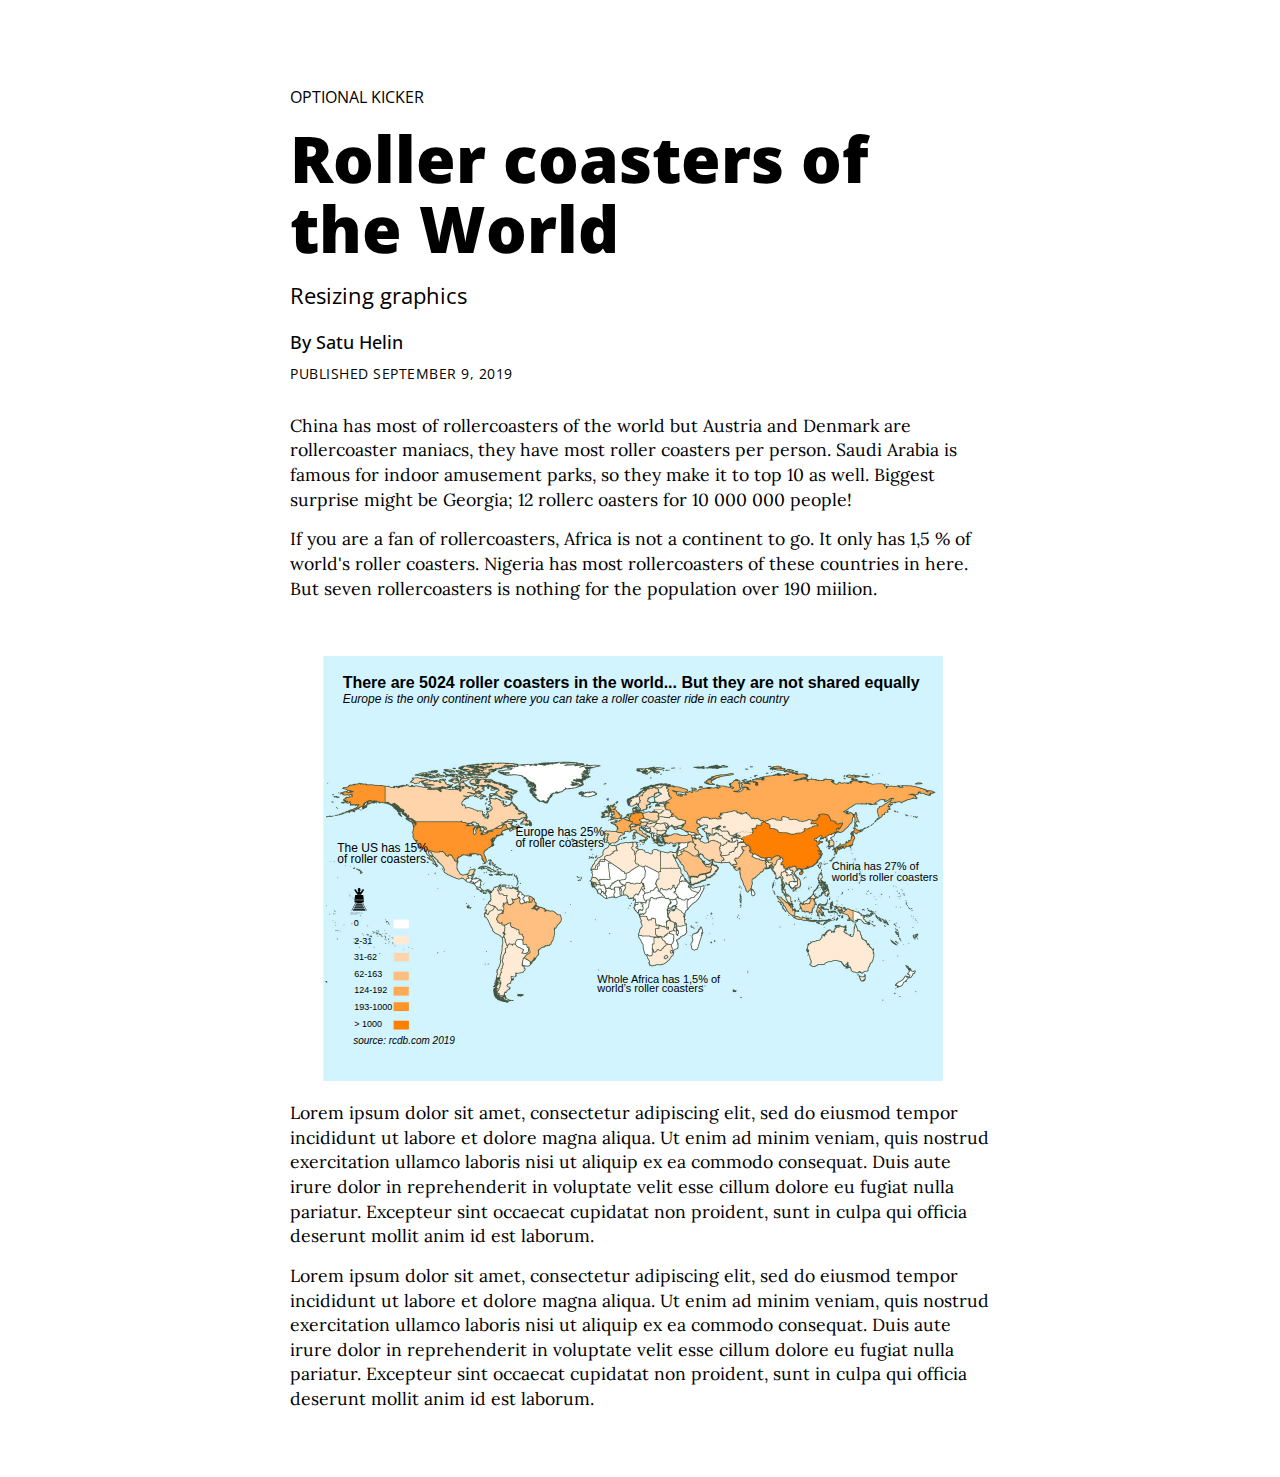
<file: story1/index.html>
<!doctype html>
<html lang="en">
  <head>
    <!-- Required meta tags -->
    <meta charset="utf-8">
    <meta name="viewport" content="width=device-width, initial-scale=1, shrink-to-fit=no">
      
    <style>
        body {
            margin:auto;
            padding:50px 10px;
            font-family: 'Open Sans', sans-serif;
        }

        .serif {
            font-family: 'Lora', serif;
        }
        .sans-serif {
            font-family: 'Open Sans', sans-serif;
        }

        /* choose a light or dark theme to add to the body tag. */
        .dark-theme {
            background-color: #151515;
            color: #fbfbfb;
        }
        .light-theme {
            background-color: white;
            color: black;
        }

        .header {
            padding-top:20px;
            padding-bottom:20px;
        }

        .story-body, .header, .chart-section, .footer {
            margin:auto;
            max-width: 700px;
        }

        .footer {
            padding-top:20px;
            padding-bottom:20px;
        }

        .chart-section.wide{
            width:100%;
            max-width:1200px;
        }

        .chart-section.wide p.chart-title {
            width:100%;
            max-width:700px;
            margin-left:auto;
            margin-right:auto;
        }
        .chart-section.wide p.chart-subhead {
            width:100%;
            max-width:700px;
            margin-left:auto;
            margin-right:auto;
        }


        /* text styles */

        p.kicker {
            font-size:1rem;
            text-transform:uppercase;
        }

        .text-center {
            text-align:center;
        }

        h1.headline {
            font-size: 4rem;
            line-height: 1.1;
            margin-bottom: 0.25rem;
            margin-top: 1rem;
            font-weight: 800;
        }

        h2.subhead {
            font-size: 1.4rem;
            line-height: 2rem;
            margin-bottom:0;
            margin-top: 15px;
            font-weight: 400;
        }

        p.body-text {
            font-size: 1.1rem;
            line-height: 1.4;
            margin-top:0;
            margin-bottom:15px;
        }

        h3.section-head {
            font-size:2rem;
            margin:40px 0 10px 0;
            font-weight:700;
            line-height:1.3;
        }

        .byline {
            font-size: 1.1rem;
            line-height: 0.75;
            margin-top: 1.5rem;
            font-weight: 500;
        }

        .date {
            font-size: 0.85rem;
            line-height: 1;
            margin-top: 10px;
            font-weight:400;
            text-transform:uppercase;
            letter-spacing:0.5px;
        }


        p.note {
            font-size:0.85rem;
        }

        /* chart styles */

        .chart-section {
            width:100%;
            max-width:1200px;
            padding:20px 0px;
        }

        .story-body .chart-section {
            padding-top:0px;
        }


        .chart-row {
            display:flex;
            justify-content: space-between;
            margin-top:20px;
        }

        p.chart-title {
            font-size:1.3rem;
            font-weight:700;
            max-width:700px;
            margin:0px auto 5px auto;
        }
        p.chart-subhead {
            margin:0 auto;
            max-width:700px;
            font-size:1rem;
            margin-bottom:15px;
        }

        p.chart-label {
            margin:0 0 5px 0;
            font-size:0.85rem;
            text-transform:uppercase;
            font-weight:600;
        }

        .chart-row .chart {
            width:100%;
            padding-right:15px;
            min-width:calc(25% - 15px);

        }



        p.chart-source {
            font-size:0.85rem;
            margin:0;
        }





        /* photos */

        .photo-section {
            padding:30px 0px;
            width:100%;
            margin:auto;
            display:flex;
            max-width:1200px;
        }

        .photo {
            width:100%;
            padding-right:15px;
        }
        .photo img {
            width:100%;	
        }

        p.caption {
            font-size:0.9rem;
            margin:0;
        }



        /* mobile */

        @media (max-width:700px) {

            .chart-row {
                display:block;
            }

            .chart-row .chart {
                padding:0;
            }

            .photo-section {
                display:block;
            }
            .photo {
                padding:0;
            }

        }

        #g-templates-laptop, #g-templates-medium, #g-templates-mobile {
            display: none;
        }

        @media (max-width: 490px) {
            #g-templates-mobile {
                display: block;
            }
        }

        @media (min-width: 490px) and (max-width: 620px) {
            #g-templates-laptop {
                display: block;
            }
        }

        @media (min-width: 620px)  {
            #g-templates-medium {
                display: block;
            }
        }

    </style>
    
    <!-- google fonts: Open Sans (sans-serif) and Lora (serif) -->
    <link href="https://fonts.googleapis.com/css?family=Open+Sans:300,300i,400,400i,600,600i,700,700i,800,800i&display=swap" rel="stylesheet">
    <link href="https://fonts.googleapis.com/css?family=Lora:400,400i,700&display=swap" rel="stylesheet">
      
    <title>This is your title</title>
  </head>

  <body class="light-theme"> <!-- all of the content on your html page goes inside the body -->

    <div class="header">
      <p class="kicker">Optional kicker</p>
      <h1 class="headline">Roller coasters of the World</h1>
      <h2 class="subhead">Resizing graphics</h2>
      <p class="byline">By Satu Helin</p>
      <p class="date">Published September 9, 2019</p>
    </div>

    <div class="story-body">
      <p class="body-text serif">China has most of rollercoasters of the world but Austria and Denmark are rollercoaster maniacs, they have most roller coasters per person. Saudi Arabia is famous for indoor amusement parks, so they make it to top 10 as well. Biggest surprise might be Georgia; 12 rollerc oasters for 10 000 000 people!</p>
      <p class="body-text serif">If you are a fan of rollercoasters, Africa is not a continent to go. It only has 1,5 % of world's roller coasters. Nigeria has most rollercoasters of these countries in here. But seven rollercoasters is nothing for the population over 190 miilion.</p>
    </div>

    <div class="chart-section">
        <div class="chart-row">
          <div class="chart">




            <!--- PASTE YOUR AI2HTML AFTER THIS LINE -->


<!-- Generated by ai2html v0.89.0 - 2019-09-08 15:21 -->
<!-- ai file: templates2.ai -->

<script type="text/javascript">
    (function() {
        // only want one resizer on the page
        if (document.documentElement.className.indexOf("g-resizer-v3-init") > -1) return;
        document.documentElement.className += " g-resizer-v3-init";
        // require IE9+
        if (!("querySelector" in document)) return;
        function resizer() {
            var elements = Array.prototype.slice.call(document.querySelectorAll(".g-artboard[data-min-width]")),
                widthById = {};
            elements.forEach(function(el) {
                var parent = el.parentNode,
                    width = widthById[parent.id] || parent.getBoundingClientRect().width,
                    minwidth = el.getAttribute("data-min-width"),
                    maxwidth = el.getAttribute("data-max-width");
                widthById[parent.id] = width;
                if (+minwidth <= width && (+maxwidth >= width || maxwidth === null)) {
                    el.style.display = "block";
                } else {
                    el.style.display = "none";
                }
            });
            try {
                if (window.parent && window.parent.$) {
                    window.parent.$("body").trigger("resizedcontent", [window]);
                }
                if (window.require) {
                    require(['foundation/main'], function() {
                        require(['shared/interactive/instances/app-communicator'], function(AppCommunicator) {
                            AppCommunicator.triggerResize();
                        });
                    });
                }
            } catch(e) { console.log(e); }
        }
        document.addEventListener('DOMContentLoaded', resizer);
        // feel free to replace throttle with _.throttle, if available
        window.addEventListener('resize', throttle(resizer, 200));        
        function throttle(func, wait) {
            // from underscore.js
            var _now = Date.now || function() { return new Date().getTime(); },
                context, args, result, timeout = null, previous = 0;
            var later = function() {
                previous = _now();
                timeout = null;
                result = func.apply(context, args);
                if (!timeout) context = args = null;
            };
            return function() {
                var now = _now(), remaining = wait - (now - previous);
                context = this;
                args = arguments;
                if (remaining <= 0 || remaining > wait) {
                    if (timeout) {
                        clearTimeout(timeout);
                        timeout = null;
                    }
                    previous = now;
                    result = func.apply(context, args);
                    if (!timeout) context = args = null;
                } else if (!timeout && options.trailing !== false) {
                    timeout = setTimeout(later, remaining);
                }
                return result;
            };
        }
       
    })();
</script>

<style type='text/css' media='screen,print'>
	#g-templates2-box .g-artboard {
		margin:0 auto;
	}
	#g-templates2-box p {
		margin:0;
	}
	.g-aiAbs {
		position:absolute;
	}
	.g-aiImg {
		display:block;
		width:100% !important;
	}
	.g-aiSymbol {
		position: absolute;
		box-sizing: border-box;
	}
	.g-aiPointText p { white-space: nowrap; }
	#g-templates2-medium {
		position:relative;
		overflow:hidden;
	}
	#g-templates2-medium p {
		font-family:arial,helvetica,sans-serif;
		font-size:11px;
		line-height:14px;
		height:auto;
		filter:alpha(opacity=100);
		-ms-filter:progid:DXImageTransform.Microsoft.Alpha(Opacity=100);
		opacity:1;
		letter-spacing:0em;
		text-align:left;
		color:rgb(0,0,0);
		text-transform:none;
		padding-bottom:0;
		padding-top:0;
		mix-blend-mode:normal;
		font-style:normal;
		position:static;
	}
	#g-templates2-medium .g-pstyle0 {
		font-weight:bold;
		font-size:16px;
		line-height:19px;
		height:19px;
	}
	#g-templates2-medium .g-pstyle1 {
		font-style:italic;
		font-size:12px;
		height:14px;
	}
	#g-templates2-medium .g-pstyle2 {
		font-size:12px;
		height:14px;
	}
	#g-templates2-medium .g-pstyle3 {
		height:14px;
	}
	#g-templates2-medium .g-pstyle4 {
		font-size:9px;
		line-height:10px;
		height:10px;
	}
	#g-templates2-medium .g-pstyle5 {
		font-style:italic;
		font-size:10px;
		line-height:12px;
		height:12px;
	}
	#g-templates2-laptop {
		position:relative;
		overflow:hidden;
	}
	#g-templates2-laptop p {
		font-family:arial,helvetica,sans-serif;
		font-size:11px;
		line-height:13px;
		height:auto;
		filter:alpha(opacity=100);
		-ms-filter:progid:DXImageTransform.Microsoft.Alpha(Opacity=100);
		opacity:1;
		letter-spacing:0em;
		text-align:left;
		color:rgb(0,0,0);
		text-transform:none;
		padding-bottom:0;
		padding-top:0;
		mix-blend-mode:normal;
		font-style:normal;
		position:static;
	}
	#g-templates2-laptop .g-pstyle0 {
		font-weight:bold;
		font-size:16px;
		line-height:19px;
		height:19px;
	}
	#g-templates2-laptop .g-pstyle1 {
		font-style:italic;
		font-size:12px;
		line-height:15px;
		height:15px;
	}
	#g-templates2-laptop .g-pstyle2 {
		height:13px;
	}
	#g-templates2-laptop .g-pstyle3 {
		font-size:10px;
		line-height:12px;
		height:12px;
	}
	#g-templates2-laptop .g-pstyle4 {
		font-size:8px;
		line-height:10px;
		height:10px;
	}
	#g-templates2-mobile {
		position:relative;
		overflow:hidden;
	}
	#g-templates2-mobile p {
		font-family:arial,helvetica,sans-serif;
		font-weight:bold;
		font-size:10px;
		line-height:12px;
		height:auto;
		filter:alpha(opacity=100);
		-ms-filter:progid:DXImageTransform.Microsoft.Alpha(Opacity=100);
		opacity:1;
		letter-spacing:0em;
		text-align:left;
		color:rgb(0,0,0);
		text-transform:none;
		padding-bottom:0;
		padding-top:0;
		mix-blend-mode:normal;
		font-style:normal;
		position:static;
	}
	#g-templates2-mobile .g-pstyle0 {
		font-size:16px;
		line-height:19px;
		height:19px;
	}
	#g-templates2-mobile .g-pstyle1 {
		height:12px;
	}
	#g-templates2-mobile .g-pstyle2 {
		font-size:9px;
		line-height:11px;
		height:11px;
		letter-spacing:1.452em;
	}
	#g-templates2-mobile .g-pstyle3 {
		font-style:italic;
		font-size:9px;
		line-height:11px;
		height:11px;
	}

</style>

<div id="g-templates2-box" class="ai2html">

	<!-- Artboard: medium -->
	<div id="g-templates2-medium" class="g-artboard" style="width:620px; height:425px;" data-aspect-ratio="1.459" data-min-width="620">
		<img id="g-templates2-medium-img" class="g-aiImg g-aiAbs" alt="" src="templates2-medium.jpg"/>
		<div id="g-ai0-1" class="g-terminal g-aiAbs g-aiPointText" style="top:6.6765%;margin-top:-11.4px;left:3.2479%;width:599px;">
			<p class="g-pstyle0">There are 5024 roller coasters in the world... But they are not shared equally</p>
		</div>
		<div id="g-ai0-2" class="g-terminal g-aiAbs g-aiPointText" style="top:10.3755%;margin-top:-8.1px;left:3.2479%;width:469px;">
			<p class="g-pstyle1">Europe is the only continent where you can take a roller coaster ride in each country</p>
		</div>
		<div id="g-ai0-3" class="g-terminal g-aiAbs g-aiPointText" style="top:41.6132%;margin-top:-7.9px;left:31.1123%;width:111px;">
			<p class="g-pstyle2">Europe has 25% </p>
		</div>
		<div id="g-ai0-4" class="g-terminal g-aiAbs g-aiPointText" style="top:44.2015%;margin-top:-7.9px;left:31.1123%;width:108px;">
			<p class="g-pstyle2">of roller coasters</p>
		</div>
		<div id="g-ai0-5" class="g-terminal g-aiAbs g-aiPointText" style="top:45.3779%;margin-top:-7.9px;left:2.3728%;width:110px;">
			<p class="g-pstyle2">The US has 15%</p>
		</div>
		<div id="g-ai0-6" class="g-terminal g-aiAbs g-aiPointText" style="top:47.9661%;margin-top:-7.9px;left:2.3728%;width:111px;">
			<p class="g-pstyle2">of roller coasters.</p>
		</div>
		<div id="g-ai0-7" class="g-terminal g-aiAbs g-aiPointText" style="top:49.6977%;margin-top:-8.2px;left:82.1565%;width:111px;">
			<p class="g-pstyle3">China has 27% of </p>
		</div>
		<div id="g-ai0-8" class="g-terminal g-aiAbs g-aiPointText" style="top:52.2858%;margin-top:-8.2px;left:82.1565%;width:128px;">
			<p class="g-pstyle3">world&rsquo;s roller coasters</p>
		</div>
		<div id="g-ai0-9" class="g-terminal g-aiAbs g-aiPointText" style="top:62.965%;margin-top:-5.6px;left:5.0331%;width:27px;">
			<p class="g-pstyle4">0</p>
		</div>
		<div id="g-ai0-10" class="g-terminal g-aiAbs g-aiPointText" style="top:67.2003%;margin-top:-5.6px;left:5.1277%;width:39px;">
			<p class="g-pstyle4">2-31</p>
		</div>
		<div id="g-ai0-11" class="g-terminal g-aiAbs g-aiPointText" style="top:70.965%;margin-top:-5.6px;left:5.0626%;width:44px;">
			<p class="g-pstyle4">31-62</p>
		</div>
		<div id="g-ai0-12" class="g-terminal g-aiAbs g-aiPointText" style="top:74.965%;margin-top:-5.6px;left:5.1277%;width:49px;">
			<p class="g-pstyle4">62-163</p>
		</div>
		<div id="g-ai0-13" class="g-terminal g-aiAbs g-aiPointText" style="top:76.286%;margin-top:-8.2px;left:44.3218%;width:147px;">
			<p class="g-pstyle3">Whole Africa has 1,5% of </p>
		</div>
		<div id="g-ai0-14" class="g-terminal g-aiAbs g-aiPointText" style="top:78.4036%;margin-top:-8.2px;left:44.3218%;width:128px;">
			<p class="g-pstyle3">world&rsquo;s roller coasters</p>
		</div>
		<div id="g-ai0-15" class="g-terminal g-aiAbs g-aiPointText" style="top:78.7297%;margin-top:-5.6px;left:5.1277%;width:54px;">
			<p class="g-pstyle4">124-192</p>
		</div>
		<div id="g-ai0-16" class="g-terminal g-aiAbs g-aiPointText" style="top:82.7297%;margin-top:-5.6px;left:5.1277%;width:58px;">
			<p class="g-pstyle4">193-1000</p>
		</div>
		<div id="g-ai0-17" class="g-terminal g-aiAbs g-aiPointText" style="top:86.7297%;margin-top:-5.6px;left:5.1277%;width:49px;">
			<p class="g-pstyle4">> 1000</p>
		</div>
		<div id="g-ai0-18" class="g-terminal g-aiAbs g-aiPointText" style="top:90.8031%;margin-top:-6.9px;left:4.942%;width:124px;">
			<p class="g-pstyle5">source: rcdb.com 2019</p>
		</div>
	</div>

	<!-- Artboard: laptop -->
	<div id="g-templates2-laptop" class="g-artboard" style="width:490px; height:350px;" data-aspect-ratio="1.4" data-min-width="490" data-max-width="619">
		<img id="g-templates2-laptop-img" class="g-aiImg g-aiAbs" alt="" src="templates2-laptop.png"/>
		<div id="g-ai1-1" class="g-laptop g-aiAbs g-aiPointText" style="top:8.0812%;margin-top:-11.3px;left:6.9763%;width:430px;">
			<p class="g-pstyle0">The 5024 roller coasters of the world are not shared equally</p>
		</div>
		<div id="g-ai1-2" class="g-laptop g-aiAbs g-aiPointText" style="top:12.1987%;margin-top:-8.7px;left:6.2835%;width:435px;">
			<p class="g-pstyle1">Europe is the only continent where you can take a roller coaster ride in each country</p>
		</div>
		<div id="g-ai1-3" class="g-laptop g-aiAbs g-aiPointText" style="top:43.0278%;margin-top:-7.6px;left:30.0357%;width:100px;">
			<p class="g-pstyle2">Europe has 25% </p>
		</div>
		<div id="g-ai1-4" class="g-laptop g-aiAbs g-aiPointText" style="top:45.3135%;margin-top:-7.6px;left:2.1269%;width:76px;">
			<p class="g-pstyle2">The US has</p>
		</div>
		<div id="g-ai1-5" class="g-laptop g-aiAbs g-aiPointText" style="top:45.8849%;margin-top:-7.6px;left:30.0357%;width:97px;">
			<p class="g-pstyle2">of roller coasters</p>
		</div>
		<div id="g-ai1-6" class="g-laptop g-aiAbs g-aiPointText" style="top:48.1706%;margin-top:-7.6px;left:2.1269%;width:87px;">
			<p class="g-pstyle2"> 15 % of roller </p>
		</div>
		<div id="g-ai1-7" class="g-laptop g-aiAbs g-aiPointText" style="top:50.742%;margin-top:-7.6px;left:85.0996%;width:94px;">
			<p class="g-pstyle2">China has 27 % </p>
		</div>
		<div id="g-ai1-8" class="g-laptop g-aiAbs g-aiPointText" style="top:51.0278%;margin-top:-7.6px;left:2.1269%;width:63px;">
			<p class="g-pstyle2">coasters.</p>
		</div>
		<div id="g-ai1-9" class="g-laptop g-aiAbs g-aiPointText" style="top:53.5992%;margin-top:-7.6px;left:85.0996%;width:66px;">
			<p class="g-pstyle2">of world&rsquo;s </p>
		</div>
		<div id="g-ai1-10" class="g-laptop g-aiAbs g-aiPointText" style="top:56.4563%;margin-top:-7.6px;left:85.0996%;width:83px;">
			<p class="g-pstyle2">roller coasters</p>
		</div>
		<div id="g-ai1-11" class="g-laptop g-aiAbs g-aiPointText" style="top:65.1422%;margin-top:-7px;left:4.1485%;width:27px;">
			<p class="g-pstyle3">0</p>
		</div>
		<div id="g-ai1-12" class="g-laptop g-aiAbs g-aiPointText" style="top:69.4279%;margin-top:-7px;left:3.7788%;width:40px;">
			<p class="g-pstyle3">2-31</p>
		</div>
		<div id="g-ai1-13" class="g-laptop g-aiAbs g-aiPointText" style="top:73.9993%;margin-top:-7px;left:3.7106%;width:46px;">
			<p class="g-pstyle3">31-62</p>
		</div>
		<div id="g-ai1-14" class="g-laptop g-aiAbs g-aiPointText" style="top:77.9993%;margin-top:-7px;left:3.7788%;width:51px;">
			<p class="g-pstyle3">62-163</p>
		</div>
		<div id="g-ai1-15" class="g-laptop g-aiAbs g-aiPointText" style="top:79.5992%;margin-top:-7.6px;left:44.9465%;width:134px;">
			<p class="g-pstyle2">Whole Africa has 1,5% of </p>
		</div>
		<div id="g-ai1-16" class="g-laptop g-aiAbs g-aiPointText" style="top:81.8849%;margin-top:-7.6px;left:44.9465%;width:116px;">
			<p class="g-pstyle2">world&rsquo;s roller coasters</p>
		</div>
		<div id="g-ai1-17" class="g-laptop g-aiAbs g-aiPointText" style="top:81.9993%;margin-top:-7px;left:3.7788%;width:56px;">
			<p class="g-pstyle3">124-192</p>
		</div>
		<div id="g-ai1-18" class="g-laptop g-aiAbs g-aiPointText" style="top:86.285%;margin-top:-7px;left:3.7788%;width:61px;">
			<p class="g-pstyle3">193-1000</p>
		</div>
		<div id="g-ai1-19" class="g-laptop g-aiAbs g-aiPointText" style="top:90.8564%;margin-top:-7px;left:3.7788%;width:51px;">
			<p class="g-pstyle3">> 1000</p>
		</div>
		<div id="g-ai1-20" class="g-laptop g-aiAbs g-aiPointText" style="top:96.8022%;margin-top:-5.8px;left:3.8926%;width:97px;">
			<p class="g-pstyle4">source: rcdb.com 2019</p>
		</div>
	</div>

	<!-- Artboard: mobile -->
	<div id="g-templates2-mobile" class="g-artboard" style="width:375px; height:370px;" data-aspect-ratio="1.014" data-min-width="375" data-max-width="489">
		<img id="g-templates2-mobile-img" class="g-aiImg g-aiAbs" alt="" src="templates2-mobile.png"/>
		<div id="g-ai2-1" class="g-mobile g-aiAbs g-aiPointText" style="top:5.8278%;margin-top:-20.6px;left:4.3424%;width:219px;">
			<p class="g-pstyle0">Less lines? Countries with least people</p>
			<p class="g-pstyle0">per one rollercoaster</p>
		</div>
		<div id="g-ai2-2" class="g-mobile g-aiAbs g-aiPointText" style="top:19.2356%;margin-top:-7.2px;left:4.2789%;width:52px;">
			<p class="g-pstyle1">Denmark</p>
		</div>
		<div id="g-ai2-3" class="g-mobile g-aiAbs g-aiPointText" style="top:27.3438%;margin-top:-7.2px;left:4.282%;width:46px;">
			<p class="g-pstyle1">Austria</p>
		</div>
		<div id="g-ai2-4" class="g-mobile g-aiAbs g-aiPointText" style="top:35.4519%;margin-top:-7.2px;left:4.2789%;width:47px;">
			<p class="g-pstyle1">Finland</p>
		</div>
		<div id="g-ai2-5" class="g-mobile g-aiAbs g-aiPointText" style="top:43.2897%;margin-top:-7.2px;left:4.2815%;width:58px;">
			<p class="g-pstyle1">Arab Emir.</p>
		</div>
		<div id="g-ai2-6" class="g-mobile g-aiAbs g-aiPointText" style="top:51.3978%;margin-top:-7.2px;left:4.2789%;width:46px;">
			<p class="g-pstyle1">Cyprus</p>
		</div>
		<div id="g-ai2-7" class="g-mobile g-aiAbs g-aiPointText" style="top:59.5059%;margin-top:-7.2px;left:4.2789%;width:49px;">
			<p class="g-pstyle1">Sweden</p>
		</div>
		<div id="g-ai2-8" class="g-mobile g-aiAbs g-aiPointText" style="top:67.3438%;margin-top:-7.2px;left:4.2789%;width:48px;">
			<p class="g-pstyle1">Holland</p>
		</div>
		<div id="g-ai2-9" class="g-mobile g-aiAbs g-aiPointText" style="top:67.3992%;margin-top:-6.4px;left:15.7622%;width:33px;">
			<p class="g-pstyle2"> </p>
		</div>
		<div id="g-ai2-10" class="g-mobile g-aiAbs g-aiPointText" style="top:75.4519%;margin-top:-7.2px;left:4.2789%;width:49px;">
			<p class="g-pstyle1">Georgia</p>
		</div>
		<div id="g-ai2-11" class="g-mobile g-aiAbs g-aiPointText" style="top:83.56%;margin-top:-7.2px;left:4.2789%;width:50px;">
			<p class="g-pstyle1">England</p>
		</div>
		<div id="g-ai2-12" class="g-mobile g-aiAbs g-aiPointText" style="top:89.9769%;margin-top:-6.9px;left:17.6476%;width:26px;">
			<p class="g-pstyle1">0</p>
		</div>
		<div id="g-ai2-13" class="g-mobile g-aiAbs g-aiPointText" style="top:89.9769%;margin-top:-6.9px;left:35.7307%;width:48px;">
			<p class="g-pstyle1">100 000</p>
		</div>
		<div id="g-ai2-14" class="g-mobile g-aiAbs g-aiPointText" style="top:89.9769%;margin-top:-6.9px;left:56.5516%;width:48px;">
			<p class="g-pstyle1">200 000</p>
		</div>
		<div id="g-ai2-15" class="g-mobile g-aiAbs g-aiPointText" style="top:89.9769%;margin-top:-6.9px;left:77.3726%;width:48px;">
			<p class="g-pstyle1">300 000</p>
		</div>
		<div id="g-ai2-16" class="g-mobile g-aiAbs g-aiPointText" style="top:96.0476%;margin-top:-6.4px;left:3.8859%;width:88px;">
			<p class="g-pstyle3">source: rcdb.com 2019</p>
		</div>
	</div>

</div>

<!-- End ai2html - 2019-09-08 15:21 -->




        </div>
        </div>
    </div>

    <div class="story-body">
        <p class="body-text serif">Lorem ipsum dolor sit amet, consectetur adipiscing elit, sed do eiusmod tempor incididunt ut labore et dolore magna aliqua. Ut enim ad minim veniam, quis nostrud exercitation ullamco laboris nisi ut aliquip ex ea commodo consequat. Duis aute irure dolor in reprehenderit in voluptate velit esse cillum dolore eu fugiat nulla pariatur. Excepteur sint occaecat cupidatat non proident, sunt in culpa qui officia deserunt mollit anim id est laborum.</p>
        <p class="body-text serif">Lorem ipsum dolor sit amet, consectetur adipiscing elit, sed do eiusmod tempor incididunt ut labore et dolore magna aliqua. Ut enim ad minim veniam, quis nostrud exercitation ullamco laboris nisi ut aliquip ex ea commodo consequat. Duis aute irure dolor in reprehenderit in voluptate velit esse cillum dolore eu fugiat nulla pariatur. Excepteur sint occaecat cupidatat non proident, sunt in culpa qui officia deserunt mollit anim id est laborum.</p>
    </div>
      
  </body>
</html>
</file>
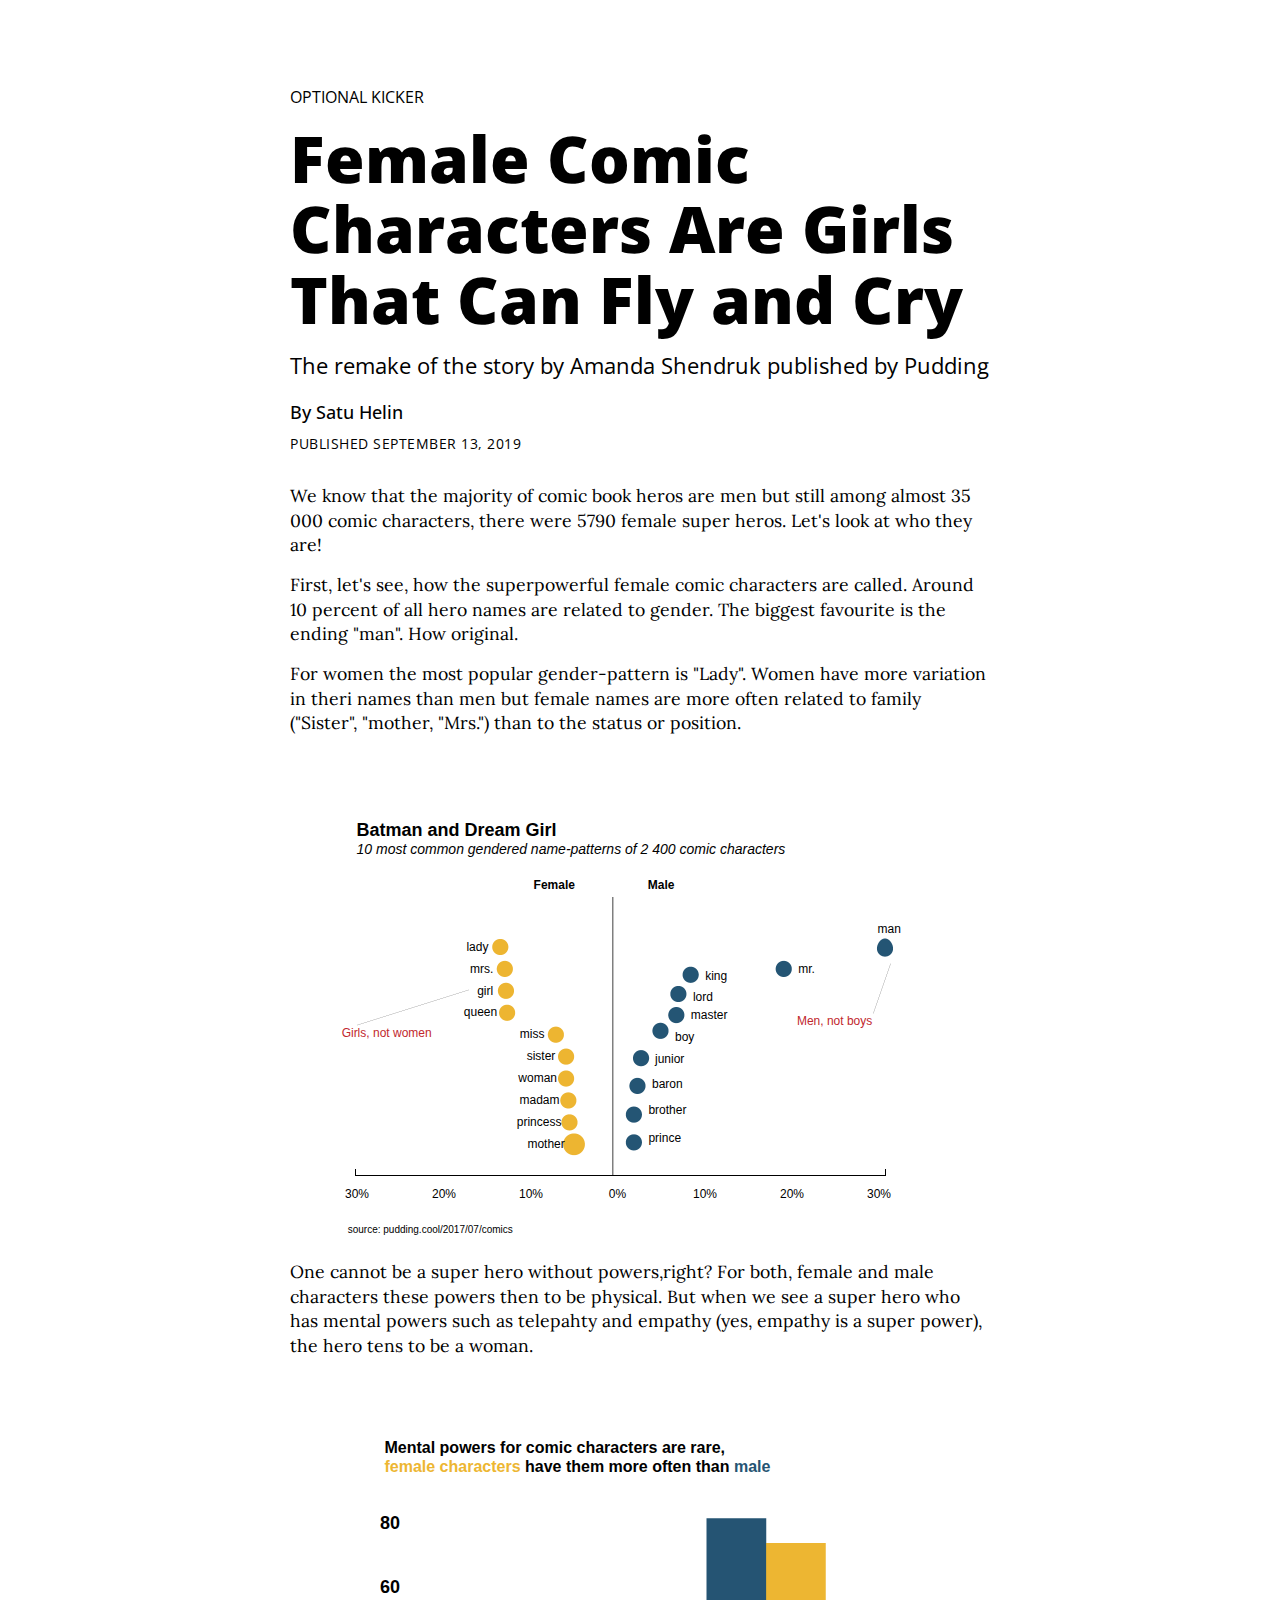
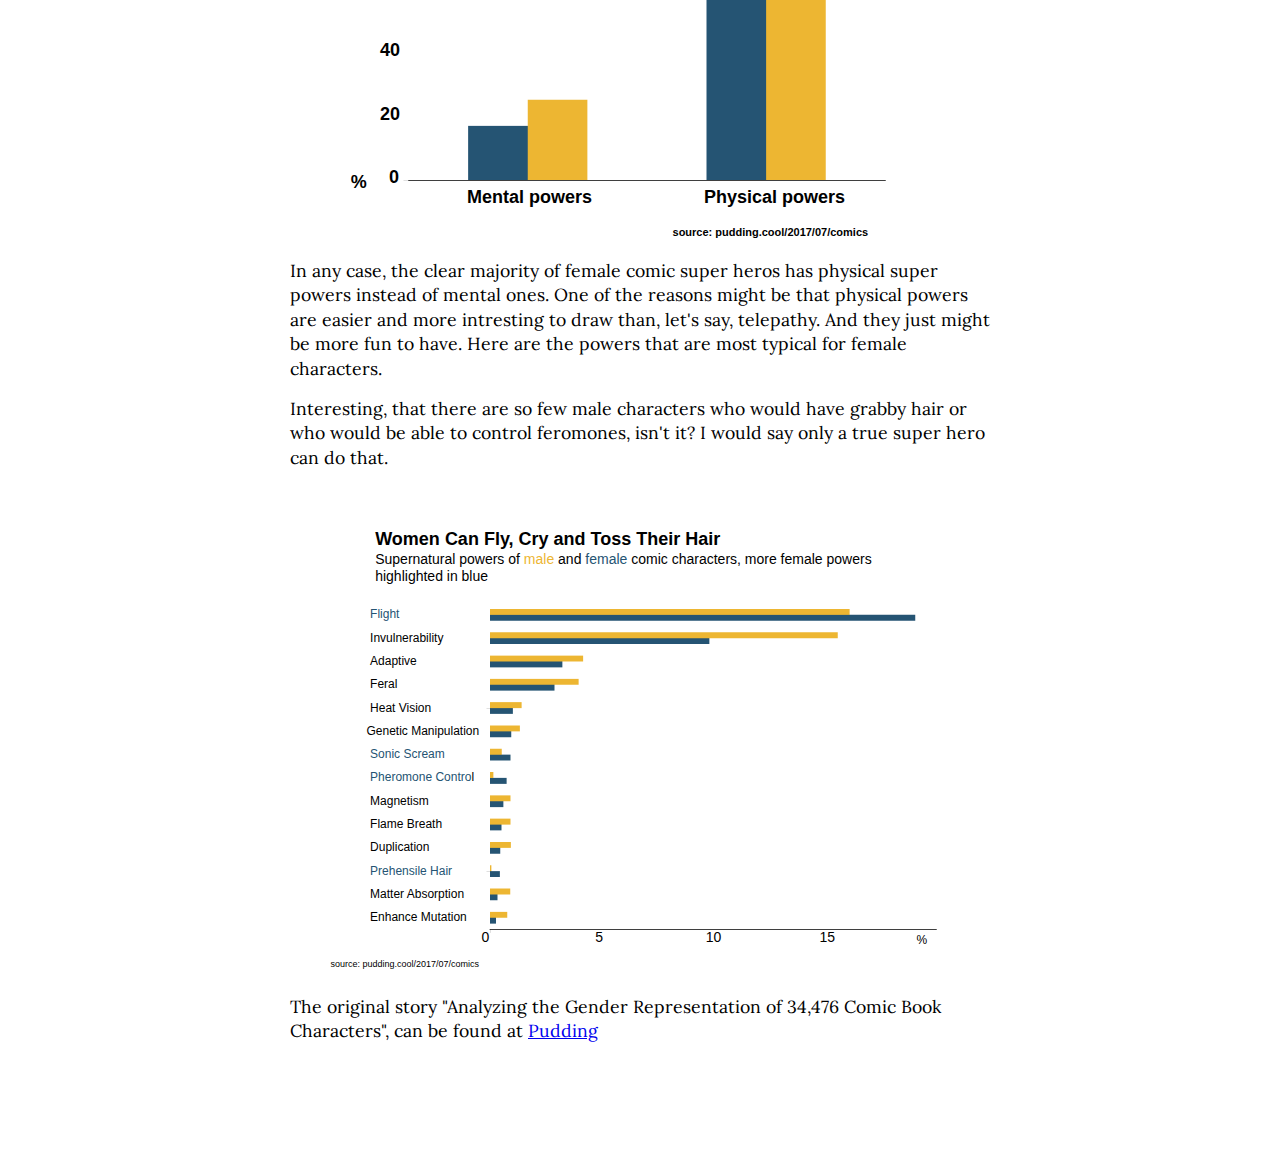
<file: story2/index.html>
<!doctype html>
<html lang="en">
  <head>
    <!-- Required meta tags -->
    <meta charset="utf-8">
    <meta name="viewport" content="width=device-width, initial-scale=1, shrink-to-fit=no">

    <script type="text/javascript">
        (function() {
            // only want one resizer on the page
            if (document.documentElement.className.indexOf("g-resizer-v3-init") > -1) return;
            document.documentElement.className += " g-resizer-v3-init";
            // require IE9+
            if (!("querySelector" in document)) return;
            function resizer() {
                var elements = Array.prototype.slice.call(document.querySelectorAll(".g-artboard[data-min-width]")),
                    widthById = {};
                elements.forEach(function(el) {
                    var parent = el.parentNode,
                        width = widthById[parent.id] || parent.getBoundingClientRect().width,
                        minwidth = el.getAttribute("data-min-width"),
                        maxwidth = el.getAttribute("data-max-width");
                    widthById[parent.id] = width;
                    if (+minwidth <= width && (+maxwidth >= width || maxwidth === null)) {
                        el.style.display = "block";
                    } else {
                        el.style.display = "none";
                    }
                });
                try {
                    if (window.parent && window.parent.$) {
                        window.parent.$("body").trigger("resizedcontent", [window]);
                    }
                    if (window.require) {
                        require(['foundation/main'], function() {
                            require(['shared/interactive/instances/app-communicator'], function(AppCommunicator) {
                                AppCommunicator.triggerResize();
                            });
                        });
                    }
                } catch(e) { console.log(e); }
            }
            document.addEventListener('DOMContentLoaded', resizer);
            // feel free to replace throttle with _.throttle, if available
            window.addEventListener('resize', throttle(resizer, 200));        
            function throttle(func, wait) {
                // from underscore.js
                var _now = Date.now || function() { return new Date().getTime(); },
                    context, args, result, timeout = null, previous = 0;
                var later = function() {
                    previous = _now();
                    timeout = null;
                    result = func.apply(context, args);
                    if (!timeout) context = args = null;
                };
                return function() {
                    var now = _now(), remaining = wait - (now - previous);
                    context = this;
                    args = arguments;
                    if (remaining <= 0 || remaining > wait) {
                        if (timeout) {
                            clearTimeout(timeout);
                            timeout = null;
                        }
                        previous = now;
                        result = func.apply(context, args);
                        if (!timeout) context = args = null;
                    } else if (!timeout && options.trailing !== false) {
                        timeout = setTimeout(later, remaining);
                    }
                    return result;
                };
            }
           
        })();
    </script>
      
    <style>
        body {
            margin:auto;
            padding:50px 10px;
            font-family: 'Open Sans', sans-serif;
        }

        .serif {
            font-family: 'Lora', serif;
        }
        .sans-serif {
            font-family: 'Open Sans', sans-serif;
        }

        /* choose a light or dark theme to add to the body tag. */
        .dark-theme {
            background-color: #151515;
            color: #fbfbfb;
        }
        .light-theme {
            background-color: white;
            color: black;
        }

        .header {
            padding-top:20px;
            padding-bottom:20px;
        }

        .story-body, .header, .chart-section, .footer {
            margin:auto;
            max-width: 700px;
        }

        .footer {
            padding-top:20px;
            padding-bottom:20px;
        }

        .chart-section.wide{
            width:100%;
            max-width:1200px;
        }

        .chart-section.wide p.chart-title {
            width:100%;
            max-width:700px;
            margin-left:auto;
            margin-right:auto;
        }
        .chart-section.wide p.chart-subhead {
            width:100%;
            max-width:700px;
            margin-left:auto;
            margin-right:auto;
        }


        /* text styles */

        p.kicker {
            font-size:1rem;
            text-transform:uppercase;
        }

        .text-center {
            text-align:center;
        }

        h1.headline {
            font-size: 4rem;
            line-height: 1.1;
            margin-bottom: 0.25rem;
            margin-top: 1rem;
            font-weight: 800;
        }

        h2.subhead {
            font-size: 1.4rem;
            line-height: 2rem;
            margin-bottom:0;
            margin-top: 15px;
            font-weight: 400;
        }

        p.body-text {
            font-size: 1.1rem;
            line-height: 1.4;
            margin-top:0;
            margin-bottom:15px;
        }

        h3.section-head {
            font-size:2rem;
            margin:40px 0 10px 0;
            font-weight:700;
            line-height:1.3;
        }

        .byline {
            font-size: 1.1rem;
            line-height: 0.75;
            margin-top: 1.5rem;
            font-weight: 500;
        }

        .date {
            font-size: 0.85rem;
            line-height: 1;
            margin-top: 10px;
            font-weight:400;
            text-transform:uppercase;
            letter-spacing:0.5px;
        }


        p.note {
            font-size:0.85rem;
        }

        /* chart styles */

        .chart-section {
            width:100%;
            max-width:1200px;
            padding:20px 0px;
        }

        .story-body .chart-section {
            padding-top:0px;
        }


        .chart-row {
            display:flex;
            justify-content: space-between;
            margin-top:20px;
        }

        p.chart-title {
            font-size:1.3rem;
            font-weight:700;
            max-width:700px;
            margin:0px auto 5px auto;
        }
        p.chart-subhead {
            margin:0 auto;
            max-width:700px;
            font-size:1rem;
            margin-bottom:15px;
        }

        p.chart-label {
            margin:0 0 5px 0;
            font-size:0.85rem;
            text-transform:uppercase;
            font-weight:600;
        }

        .chart-row .chart {
            width:100%;
            padding-right:15px;
            min-width:calc(25% - 15px);

        }



        p.chart-source {
            font-size:0.85rem;
            margin:0;
        }





        /* photos */

        .photo-section {
            padding:30px 0px;
            width:100%;
            margin:auto;
            display:flex;
            max-width:1200px;
        }

        .photo {
            width:100%;
            padding-right:15px;
        }
        .photo img {
            width:100%;	
        }

        p.caption {
            font-size:0.9rem;
            margin:0;
        }



        /* mobile */

        @media (max-width:700px) {

            .chart-row {
                display:block;
            }

            .chart-row .chart {
                padding:0;
            }

            .photo-section {
                display:block;
            }
            .photo {
                padding:0;
            }

        }

        #g-templates-laptop, #g-templates-medium, #g-templates-mobile {
            display: none;
        }

        @media (max-width: 490px) {
            #g-templates-mobile {
                display: block;
            }
        }

        @media (min-width: 490px) and (max-width: 620px) {
            #g-templates-laptop {
                display: block;
            }
        }

        @media (min-width: 620px)  {
            #g-templates-medium {
                display: block;
            }
        }

    </style>
    
    <!-- google fonts: Open Sans (sans-serif) and Lora (serif) -->
    <link href="https://fonts.googleapis.com/css?family=Open+Sans:300,300i,400,400i,600,600i,700,700i,800,800i&display=swap" rel="stylesheet">
    <link href="https://fonts.googleapis.com/css?family=Lora:400,400i,700&display=swap" rel="stylesheet">
      
    <title>This is your title</title>
  </head>

  <body class="light-theme"> <!-- all of the content on your html page goes inside the body -->

    <div class="header">
      <p class="kicker">Optional kicker</p>
      <h1 class="headline">Female Comic Characters Are Girls That Can Fly and Cry</h1>
      <h2 class="subhead">The remake of the story by Amanda Shendruk published by Pudding</h2>
      <p class="byline">By Satu Helin</p>
      <p class="date">Published September 13, 2019</p>
    </div>

    <div class="story-body">
      <p class="body-text serif">We know that the majority of comic book heros are men but still among almost 35 000 comic characters, there were 5790 female super heros. Let's look at who they are!</p>
      <p class="body-text serif">First, let's see, how the superpowerful female comic characters are called. Around 10 percent of all hero names are related to gender. The biggest favourite is the ending "man". How original. </p>
      <p class="body-text serif"> For women the most popular gender-pattern is "Lady". Women have more variation in theri names than men but female names are more often related to family ("Sister", "mother, "Mrs.") than to the status or position. </p>
    </div>

    <div class="chart-section">
        <div class="chart-row">
          <div class="chart">




            <!--- PASTE YOUR AI2HTML AFTER THIS LINE -->


<!-- Generated by ai2html v0.89.0 - 2019-09-13 20:56 -->
<!-- ai file: templates5.ai -->
<style type='text/css' media='screen,print'>
	#g-templates5-box .g-artboard {
		margin:0 auto;
	}
	#g-templates5-box p {
		margin:0;
	}
	.g-aiAbs {
		position:absolute;
	}
	.g-aiImg {
		display:block;
		width:100% !important;
	}
	.g-aiSymbol {
		position: absolute;
		box-sizing: border-box;
	}
	.g-aiPointText p { white-space: nowrap; }
	#g-templates5-medium {
		position:relative;
		overflow:hidden;
	}
	#g-templates5-medium p {
		font-family:arial,helvetica,sans-serif;
		font-size:12px;
		line-height:14px;
		height:auto;
		filter:alpha(opacity=100);
		-ms-filter:progid:DXImageTransform.Microsoft.Alpha(Opacity=100);
		opacity:1;
		letter-spacing:0em;
		text-align:left;
		color:rgb(0,0,0);
		text-transform:none;
		padding-bottom:0;
		padding-top:0;
		mix-blend-mode:normal;
		font-style:normal;
		position:static;
	}
	#g-templates5-medium .g-pstyle0 {
		font-weight:bold;
		font-size:18px;
		line-height:22px;
	}
	#g-templates5-medium .g-pstyle1 {
		font-style:italic;
		font-size:14px;
		line-height:17px;
	}
	#g-templates5-medium .g-pstyle2 {
		font-weight:bold;
	}
	#g-templates5-medium .g-pstyle3 {
		height:14px;
	}
	#g-templates5-medium .g-pstyle4 {
		height:14px;
		color:rgb(193,39,45);
	}
	#g-templates5-medium .g-pstyle5 {
		font-size:10px;
		line-height:12px;
	}
	#g-templates5-laptop {
		position:relative;
		overflow:hidden;
	}
	#g-templates5-laptop p {
		font-family:arial,helvetica,sans-serif;
		font-size:13px;
		line-height:15px;
		height:auto;
		filter:alpha(opacity=100);
		-ms-filter:progid:DXImageTransform.Microsoft.Alpha(Opacity=100);
		opacity:1;
		letter-spacing:0em;
		text-align:left;
		color:rgb(0,0,0);
		text-transform:none;
		padding-bottom:0;
		padding-top:0;
		mix-blend-mode:normal;
		font-style:normal;
		position:static;
	}
	#g-templates5-laptop .g-pstyle0 {
		font-weight:bold;
		font-size:19px;
		line-height:23px;
	}
	#g-templates5-laptop .g-pstyle1 {
		font-style:italic;
		font-size:15px;
		line-height:18px;
	}
	#g-templates5-laptop .g-pstyle2 {
		font-weight:bold;
	}
	#g-templates5-laptop .g-pstyle3 {
		height:15px;
	}
	#g-templates5-laptop .g-pstyle4 {
		font-size:12px;
		line-height:14px;
		height:14px;
	}
	#g-templates5-laptop .g-pstyle5 {
		height:15px;
		color:rgb(193,39,45);
	}
	#g-templates5-laptop .g-pstyle6 {
		font-size:10px;
		line-height:12px;
	}
	#g-templates5-mobile {
		position:relative;
		overflow:hidden;
	}
	#g-templates5-mobile p {
		font-family:arial,helvetica,sans-serif;
		font-size:12px;
		line-height:14px;
		height:auto;
		filter:alpha(opacity=100);
		-ms-filter:progid:DXImageTransform.Microsoft.Alpha(Opacity=100);
		opacity:1;
		letter-spacing:0em;
		text-align:left;
		color:rgb(0,0,0);
		text-transform:none;
		padding-bottom:0;
		padding-top:0;
		mix-blend-mode:normal;
		font-style:normal;
		position:static;
	}
	#g-templates5-mobile .g-pstyle0 {
		font-weight:bold;
		font-size:18px;
		line-height:22px;
	}
	#g-templates5-mobile .g-pstyle1 {
		font-style:italic;
		font-size:13px;
		line-height:16px;
	}
	#g-templates5-mobile .g-pstyle2 {
		font-weight:bold;
	}
	#g-templates5-mobile .g-pstyle3 {
		font-weight:bold;
		font-size:14px;
		line-height:17px;
	}
	#g-templates5-mobile .g-pstyle4 {
		font-weight:bold;
		font-size:14px;
		line-height:17px;
		height:17px;
	}
	#g-templates5-mobile .g-pstyle5 {
		height:14px;
	}
	#g-templates5-mobile .g-pstyle6 {
		font-size:8px;
		line-height:10px;
		height:10px;
	}

</style>

<div id="g-templates5-box" class="ai2html">

	<!-- Artboard: medium -->
	<div id="g-templates5-medium" class="g-artboard" style="width:620px; height:449.237288135593px;" data-aspect-ratio="1.38" data-min-width="620">
		<img id="g-templates5-medium-img" class="g-aiImg g-aiAbs" alt="" src="templates5-medium.png"/>
		<div id="g-ai0-1" class="g-ai2html-settings g-aiAbs" style="top:6.2328%;left:5.4921%;width:93.0645%;">
			<p class="g-pstyle0">Batman and Dream Girl</p>
			<p class="g-pstyle1">10 most common gendered name-patterns of 2 400 comic characters</p>
			<p>&nbsp;</p>
			<p>&nbsp;</p>
		</div>
		<div id="g-ai0-2" class="g-ai2html-settings g-aiAbs" style="top:19.3662%;left:34.0487%;width:17.2581%;">
			<p class="g-pstyle2">Female</p>
		</div>
		<div id="g-ai0-3" class="g-ai2html-settings g-aiAbs" style="top:19.3662%;left:52.4576%;width:13.7097%;">
			<p class="g-pstyle2">Male</p>
		</div>
		<div id="g-ai0-4" class="g-ai2html-settings g-aiAbs g-aiPointText" style="top:30.963%;margin-top:-8.1px;left:89.5161%;width:45px;">
			<p class="g-pstyle3">man</p>
		</div>
		<div id="g-ai0-5" class="g-ai2html-settings g-aiAbs g-aiPointText" style="top:34.9698%;margin-top:-8.1px;left:23.2177%;width:44px;">
			<p class="g-pstyle3">lady</p>
		</div>
		<div id="g-ai0-6" class="g-ai2html-settings g-aiAbs g-aiPointText" style="top:39.8669%;margin-top:-8.1px;left:23.773%;width:45px;">
			<p class="g-pstyle3">mrs.</p>
		</div>
		<div id="g-ai0-7" class="g-ai2html-settings g-aiAbs g-aiPointText" style="top:39.8669%;margin-top:-8.1px;left:76.7316%;width:39px;">
			<p class="g-pstyle3">mr.</p>
		</div>
		<div id="g-ai0-8" class="g-ai2html-settings g-aiAbs g-aiPointText" style="top:41.4251%;margin-top:-8.1px;left:61.7185%;width:44px;">
			<p class="g-pstyle3">king</p>
		</div>
		<div id="g-ai0-9" class="g-ai2html-settings g-aiAbs g-aiPointText" style="top:44.7641%;margin-top:-8.1px;left:24.9404%;width:38px;">
			<p class="g-pstyle3">girl</p>
		</div>
		<div id="g-ai0-10" class="g-ai2html-settings g-aiAbs g-aiPointText" style="top:46.0997%;margin-top:-8.1px;left:59.7388%;width:42px;">
			<p class="g-pstyle3">lord</p>
		</div>
		<div id="g-ai0-11" class="g-ai2html-settings g-aiAbs g-aiPointText" style="top:49.4387%;margin-top:-8.1px;left:22.789%;width:55px;">
			<p class="g-pstyle3">queen</p>
		</div>
		<div id="g-ai0-12" class="g-ai2html-settings g-aiAbs g-aiPointText" style="top:50.1065%;margin-top:-8.1px;left:59.4088%;width:59px;">
			<p class="g-pstyle3">master</p>
		</div>
		<div id="g-ai0-13" class="g-ai2html-settings g-aiAbs g-aiPointText" style="top:51.4421%;margin-top:-8.1px;left:76.518%;width:97px;">
			<p class="g-pstyle4">Men, not boys</p>
		</div>
		<div id="g-ai0-14" class="g-ai2html-settings g-aiAbs g-aiPointText" style="top:54.1133%;margin-top:-8.1px;left:3.0864%;width:112px;">
			<p class="g-pstyle4">Girls, not women</p>
		</div>
		<div id="g-ai0-15" class="g-ai2html-settings g-aiAbs g-aiPointText" style="top:54.3359%;margin-top:-8.1px;left:31.8257%;width:47px;">
			<p class="g-pstyle3">miss</p>
		</div>
		<div id="g-ai0-16" class="g-ai2html-settings g-aiAbs g-aiPointText" style="top:55.0037%;margin-top:-8.1px;left:56.8516%;width:41px;">
			<p class="g-pstyle3">boy</p>
		</div>
		<div id="g-ai0-17" class="g-ai2html-settings g-aiAbs g-aiPointText" style="top:59.2331%;margin-top:-8.1px;left:32.9335%;width:51px;">
			<p class="g-pstyle3">sister</p>
		</div>
		<div id="g-ai0-18" class="g-ai2html-settings g-aiAbs g-aiPointText" style="top:59.9009%;margin-top:-8.1px;left:53.6282%;width:52px;">
			<p class="g-pstyle3">junior</p>
		</div>
		<div id="g-ai0-19" class="g-ai2html-settings g-aiAbs g-aiPointText" style="top:64.1303%;margin-top:-8.1px;left:31.5875%;width:61px;">
			<p class="g-pstyle3">woman</p>
		</div>
		<div id="g-ai0-20" class="g-ai2html-settings g-aiAbs g-aiPointText" style="top:65.4659%;margin-top:-8.1px;left:53.1396%;width:53px;">
			<p class="g-pstyle3">baron</p>
		</div>
		<div id="g-ai0-21" class="g-ai2html-settings g-aiAbs g-aiPointText" style="top:69.0275%;margin-top:-8.1px;left:31.7747%;width:62px;">
			<p class="g-pstyle3">madam</p>
		</div>
		<div id="g-ai0-22" class="g-ai2html-settings g-aiAbs g-aiPointText" style="top:71.2535%;margin-top:-8.1px;left:52.5622%;width:60px;">
			<p class="g-pstyle3">brother</p>
		</div>
		<div id="g-ai0-23" class="g-ai2html-settings g-aiAbs g-aiPointText" style="top:73.9247%;margin-top:-8.1px;left:31.3299%;width:67px;">
			<p class="g-pstyle3">princess</p>
		</div>
		<div id="g-ai0-24" class="g-ai2html-settings g-aiAbs g-aiPointText" style="top:77.4863%;margin-top:-8.1px;left:52.5622%;width:55px;">
			<p class="g-pstyle3">prince</p>
		</div>
		<div id="g-ai0-25" class="g-ai2html-settings g-aiAbs g-aiPointText" style="top:78.8219%;margin-top:-8.1px;left:33.0477%;width:60px;">
			<p class="g-pstyle3">mother</p>
		</div>
		<div id="g-ai0-26" class="g-ai2html-settings g-aiAbs g-aiPointText" style="top:89.9518%;margin-top:-8.1px;left:3.6279%;width:46px;">
			<p class="g-pstyle3">30%</p>
		</div>
		<div id="g-ai0-27" class="g-ai2html-settings g-aiAbs g-aiPointText" style="top:89.9518%;margin-top:-8.1px;left:17.6593%;width:46px;">
			<p class="g-pstyle3">20%</p>
		</div>
		<div id="g-ai0-28" class="g-ai2html-settings g-aiAbs g-aiPointText" style="top:89.9518%;margin-top:-8.1px;left:31.6908%;width:46px;">
			<p class="g-pstyle3">10%</p>
		</div>
		<div id="g-ai0-29" class="g-ai2html-settings g-aiAbs g-aiPointText" style="top:89.9518%;margin-top:-8.1px;left:46.1708%;width:39px;">
			<p class="g-pstyle3">0%</p>
		</div>
		<div id="g-ai0-30" class="g-ai2html-settings g-aiAbs g-aiPointText" style="top:89.9518%;margin-top:-8.1px;left:59.7537%;width:46px;">
			<p class="g-pstyle3">10%</p>
		</div>
		<div id="g-ai0-31" class="g-ai2html-settings g-aiAbs g-aiPointText" style="top:89.9518%;margin-top:-8.1px;left:73.7852%;width:46px;">
			<p class="g-pstyle3">20%</p>
		</div>
		<div id="g-ai0-32" class="g-ai2html-settings g-aiAbs g-aiPointText" style="top:89.9518%;margin-top:-8.1px;left:87.8166%;width:46px;">
			<p class="g-pstyle3">30%</p>
		</div>
		<div id="g-ai0-33" class="g-ai2html-settings g-aiAbs" style="top:96.3856%;left:4.0639%;width:47.9032%;">
			<p class="g-pstyle5">source: pudding.cool/2017/07/comics</p>
		</div>
	</div>

	<!-- Artboard: laptop -->
	<div id="g-templates5-laptop" class="g-artboard" style="width:490px; height:459.305084745762px;" data-aspect-ratio="1.067" data-min-width="490" data-max-width="619">
		<img id="g-templates5-laptop-img" class="g-aiImg g-aiAbs" alt="" src="templates5-laptop.png"/>
		<div id="g-ai1-1" class="g-ai2html-settings g-aiAbs" style="top:5.6607%;left:4.0348%;width:93.6735%;">
			<p class="g-pstyle0">Batman and Dream Girl</p>
			<p class="g-pstyle1">10 most common gendered name-patterns of 2 400 comic characters</p>
			<p>&nbsp;</p>
			<p>&nbsp;</p>
		</div>
		<div id="g-ai1-2" class="g-ai2html-settings g-aiAbs" style="top:19.1594%;left:32.8121%;width:17.551%;">
			<p class="g-pstyle2">Female</p>
		</div>
		<div id="g-ai1-3" class="g-ai2html-settings g-aiAbs" style="top:19.1594%;left:51.3633%;width:13.8776%;">
			<p class="g-pstyle2">Male</p>
		</div>
		<div id="g-ai1-4" class="g-ai2html-settings g-aiAbs g-aiPointText" style="top:31.2392%;margin-top:-8.5px;left:88.708%;width:41px;">
			<p class="g-pstyle3">man</p>
		</div>
		<div id="g-ai1-5" class="g-ai2html-settings g-aiAbs g-aiPointText" style="top:35.2918%;margin-top:-8.1px;left:21.8974%;width:39px;">
			<p class="g-pstyle4">lady</p>
		</div>
		<div id="g-ai1-6" class="g-ai2html-settings g-aiAbs g-aiPointText" style="top:40.1658%;margin-top:-8.5px;left:75.8248%;width:35px;">
			<p class="g-pstyle3">mr.</p>
		</div>
		<div id="g-ai1-7" class="g-ai2html-settings g-aiAbs g-aiPointText" style="top:40.2994%;margin-top:-8.1px;left:22.457%;width:40px;">
			<p class="g-pstyle4">mrs.</p>
		</div>
		<div id="g-ai1-8" class="g-ai2html-settings g-aiAbs g-aiPointText" style="top:42.1252%;margin-top:-8.5px;left:60.6958%;width:40px;">
			<p class="g-pstyle3">king</p>
		</div>
		<div id="g-ai1-9" class="g-ai2html-settings g-aiAbs g-aiPointText" style="top:45.307%;margin-top:-8.1px;left:23.6337%;width:34px;">
			<p class="g-pstyle4">girl</p>
		</div>
		<div id="g-ai1-10" class="g-ai2html-settings g-aiAbs g-aiPointText" style="top:46.6974%;margin-top:-8.5px;left:58.7005%;width:38px;">
			<p class="g-pstyle3">lord</p>
		</div>
		<div id="g-ai1-11" class="g-ai2html-settings g-aiAbs g-aiPointText" style="top:50.3145%;margin-top:-8.1px;left:21.0574%;width:47px;">
			<p class="g-pstyle4">queen</p>
		</div>
		<div id="g-ai1-12" class="g-ai2html-settings g-aiAbs g-aiPointText" style="top:50.8341%;margin-top:-8.5px;left:58.3682%;width:51px;">
			<p class="g-pstyle3">master</p>
		</div>
		<div id="g-ai1-13" class="g-ai2html-settings g-aiAbs g-aiPointText" style="top:52.1404%;margin-top:-8.5px;left:75.6095%;width:82px;">
			<p class="g-pstyle5">Men, not boys</p>
		</div>
		<div id="g-ai1-14" class="g-ai2html-settings g-aiAbs g-aiPointText" style="top:54.9707%;margin-top:-8.5px;left:3.4473%;width:94px;">
			<p class="g-pstyle5">Girls, not women</p>
		</div>
		<div id="g-ai1-15" class="g-ai2html-settings g-aiAbs g-aiPointText" style="top:55.3221%;margin-top:-8.1px;left:29.3476%;width:41px;">
			<p class="g-pstyle4">miss</p>
		</div>
		<div id="g-ai1-16" class="g-ai2html-settings g-aiAbs g-aiPointText" style="top:55.8416%;margin-top:-8.5px;left:55.7911%;width:37px;">
			<p class="g-pstyle3">boy</p>
		</div>
		<div id="g-ai1-17" class="g-ai2html-settings g-aiAbs g-aiPointText" style="top:60.3297%;margin-top:-8.1px;left:30.4638%;width:44px;">
			<p class="g-pstyle4">sister</p>
		</div>
		<div id="g-ai1-18" class="g-ai2html-settings g-aiAbs g-aiPointText" style="top:60.8492%;margin-top:-8.5px;left:52.5429%;width:46px;">
			<p class="g-pstyle3">junior</p>
		</div>
		<div id="g-ai1-19" class="g-ai2html-settings g-aiAbs g-aiPointText" style="top:65.3372%;margin-top:-8.1px;left:29.1076%;width:51px;">
			<p class="g-pstyle4">woman</p>
		</div>
		<div id="g-ai1-20" class="g-ai2html-settings g-aiAbs g-aiPointText" style="top:66.7276%;margin-top:-8.5px;left:52.0503%;width:46px;">
			<p class="g-pstyle3">baron</p>
		</div>
		<div id="g-ai1-21" class="g-ai2html-settings g-aiAbs g-aiPointText" style="top:70.5625%;margin-top:-8.1px;left:28.2757%;width:52px;">
			<p class="g-pstyle4">madam</p>
		</div>
		<div id="g-ai1-22" class="g-ai2html-settings g-aiAbs g-aiPointText" style="top:72.8238%;margin-top:-8.5px;left:51.4685%;width:52px;">
			<p class="g-pstyle3">brother</p>
		</div>
		<div id="g-ai1-23" class="g-ai2html-settings g-aiAbs g-aiPointText" style="top:75.5701%;margin-top:-8.1px;left:27.8275%;width:56px;">
			<p class="g-pstyle4">princess</p>
		</div>
		<div id="g-ai1-24" class="g-ai2html-settings g-aiAbs g-aiPointText" style="top:79.1377%;margin-top:-8.5px;left:51.4685%;width:48px;">
			<p class="g-pstyle3">prince</p>
		</div>
		<div id="g-ai1-25" class="g-ai2html-settings g-aiAbs g-aiPointText" style="top:80.5776%;margin-top:-8.1px;left:28.7423%;width:50px;">
			<p class="g-pstyle4">mother</p>
		</div>
		<div id="g-ai1-26" class="g-ai2html-settings g-aiAbs g-aiPointText" style="top:91.9832%;margin-top:-8.5px;left:2.1563%;width:41px;">
			<p class="g-pstyle3">30%</p>
		</div>
		<div id="g-ai1-27" class="g-ai2html-settings g-aiAbs g-aiPointText" style="top:91.9832%;margin-top:-8.5px;left:16.2961%;width:41px;">
			<p class="g-pstyle3">20%</p>
		</div>
		<div id="g-ai1-28" class="g-ai2html-settings g-aiAbs g-aiPointText" style="top:91.9832%;margin-top:-8.5px;left:30.4361%;width:41px;">
			<p class="g-pstyle3">10%</p>
		</div>
		<div id="g-ai1-29" class="g-ai2html-settings g-aiAbs g-aiPointText" style="top:91.9832%;margin-top:-8.5px;left:45.0278%;width:36px;">
			<p class="g-pstyle3">0%</p>
		</div>
		<div id="g-ai1-30" class="g-ai2html-settings g-aiAbs g-aiPointText" style="top:91.9832%;margin-top:-8.5px;left:58.7156%;width:41px;">
			<p class="g-pstyle3">10%</p>
		</div>
		<div id="g-ai1-31" class="g-ai2html-settings g-aiAbs g-aiPointText" style="top:91.9832%;margin-top:-8.5px;left:72.8556%;width:41px;">
			<p class="g-pstyle3">20%</p>
		</div>
		<div id="g-ai1-32" class="g-ai2html-settings g-aiAbs g-aiPointText" style="top:91.9832%;margin-top:-8.5px;left:86.9955%;width:41px;">
			<p class="g-pstyle3">30%</p>
		</div>
		<div id="g-ai1-33" class="g-ai2html-settings g-aiAbs" style="top:96.2323%;left:3.3746%;width:60.6122%;">
			<p class="g-pstyle6">source: pudding.cool/2017/07/comics</p>
		</div>
	</div>

	<!-- Artboard: mobile -->
	<div id="g-templates5-mobile" class="g-artboard" style="width:375px; height:376.568805764568px;" data-aspect-ratio="0.996" data-min-width="375" data-max-width="489">
		<img id="g-templates5-mobile-img" class="g-aiImg g-aiAbs" alt="" src="templates5-mobile.png"/>
		<div id="g-ai2-1" class="g-ai2html-settings g-aiAbs" style="top:1.5933%;left:2.0158%;width:153.8667%;">
			<p class="g-pstyle0">Men, not boys - Girls, not women</p>
			<p class="g-pstyle1">10 most common gendered name-patterns of comic characters</p>
			<p>&nbsp;</p>
			<p>&nbsp;</p>
		</div>
		<div id="g-ai2-2" class="g-ai2html-settings g-aiAbs" style="top:17.5267%;left:50.9679%;width:5.8667%;">
			<p class="g-pstyle2">%</p>
		</div>
		<div id="g-ai2-3" class="g-ai2html-settings g-aiAbs" style="top:18.5889%;left:29.8938%;width:28.5333%;">
			<p class="g-pstyle3">Female</p>
		</div>
		<div id="g-ai2-4" class="g-ai2html-settings g-aiAbs" style="top:18.5889%;left:60.3299%;width:22.6667%;">
			<p class="g-pstyle3">Male</p>
		</div>
		<div id="g-ai2-5" class="g-ai2html-settings g-aiAbs g-aiPointText" style="top:30.0451%;margin-top:-10.1px;left:49.599%;width:38px;">
			<p class="g-pstyle4">30</p>
		</div>
		<div id="g-ai2-6" class="g-ai2html-settings g-aiAbs g-aiPointText" style="top:30.8303%;margin-top:-8.1px;left:62.9029%;width:45px;">
			<p class="g-pstyle5">man</p>
		</div>
		<div id="g-ai2-7" class="g-ai2html-settings g-aiAbs g-aiPointText" style="top:53.1485%;margin-top:-10.1px;left:49.8656%;width:38px;">
			<p class="g-pstyle4">20</p>
		</div>
		<div id="g-ai2-8" class="g-ai2html-settings g-aiAbs g-aiPointText" style="top:54.1992%;margin-top:-8.1px;left:65.663%;width:39px;">
			<p class="g-pstyle5">mr.</p>
		</div>
		<div id="g-ai2-9" class="g-ai2html-settings g-aiAbs g-aiPointText" style="top:62.4314%;margin-top:-8.1px;left:39.4873%;width:39px;">
			<p class="g-pstyle5">lady</p>
		</div>
		<div id="g-ai2-10" class="g-ai2html-settings g-aiAbs g-aiPointText" style="top:64.0247%;margin-top:-8.1px;left:31.0893%;width:40px;">
			<p class="g-pstyle5">mrs.</p>
		</div>
		<div id="g-ai2-11" class="g-ai2html-settings g-aiAbs g-aiPointText" style="top:64.2903%;margin-top:-8.1px;left:24.2862%;width:34px;">
			<p class="g-pstyle5">girl</p>
		</div>
		<div id="g-ai2-12" class="g-ai2html-settings g-aiAbs g-aiPointText" style="top:64.5558%;margin-top:-8.1px;left:12.8258%;width:47px;">
			<p class="g-pstyle5">queen</p>
		</div>
		<div id="g-ai2-13" class="g-ai2html-settings g-aiAbs g-aiPointText" style="top:71.1947%;margin-top:-8.1px;left:83.7919%;width:44px;">
			<p class="g-pstyle5">king</p>
		</div>
		<div id="g-ai2-14" class="g-ai2html-settings g-aiAbs g-aiPointText" style="top:73.3192%;margin-top:-8.1px;left:57.1784%;width:59px;">
			<p class="g-pstyle5">master</p>
		</div>
		<div id="g-ai2-15" class="g-ai2html-settings g-aiAbs g-aiPointText" style="top:73.8503%;margin-top:-8.1px;left:71.6414%;width:42px;">
			<p class="g-pstyle5">lord</p>
		</div>
		<div id="g-ai2-16" class="g-ai2html-settings g-aiAbs g-aiPointText" style="top:74.3814%;margin-top:-8.1px;left:42.3047%;width:41px;">
			<p class="g-pstyle5">miss</p>
		</div>
		<div id="g-ai2-17" class="g-ai2html-settings g-aiAbs g-aiPointText" style="top:75.9863%;margin-top:-10.1px;left:49.3323%;width:38px;">
			<p class="g-pstyle4">10</p>
		</div>
		<div id="g-ai2-18" class="g-ai2html-settings g-aiAbs g-aiPointText" style="top:76.2403%;margin-top:-8.1px;left:22.5753%;width:51px;">
			<p class="g-pstyle5">woman</p>
		</div>
		<div id="g-ai2-19" class="g-ai2html-settings g-aiAbs g-aiPointText" style="top:76.5059%;margin-top:-8.1px;left:33.9479%;width:44px;">
			<p class="g-pstyle5">sister</p>
		</div>
		<div id="g-ai2-20" class="g-ai2html-settings g-aiAbs g-aiPointText" style="top:79.9581%;margin-top:-8.1px;left:15.5031%;width:52px;">
			<p class="g-pstyle5">madam</p>
		</div>
		<div id="g-ai2-21" class="g-ai2html-settings g-aiAbs g-aiPointText" style="top:80.7547%;margin-top:-8.1px;left:1.5065%;width:50px;">
			<p class="g-pstyle5">mother</p>
		</div>
		<div id="g-ai2-22" class="g-ai2html-settings g-aiAbs g-aiPointText" style="top:83.6759%;margin-top:-8.1px;left:59.1294%;width:41px;">
			<p class="g-pstyle5">boy</p>
		</div>
		<div id="g-ai2-23" class="g-ai2html-settings g-aiAbs g-aiPointText" style="top:86.3314%;margin-top:-8.1px;left:91.3784%;width:52px;">
			<p class="g-pstyle5">junior</p>
		</div>
		<div id="g-ai2-24" class="g-ai2html-settings g-aiAbs g-aiPointText" style="top:88.4559%;margin-top:-8.1px;left:9.9091%;width:56px;">
			<p class="g-pstyle5">princess</p>
		</div>
		<div id="g-ai2-25" class="g-ai2html-settings g-aiAbs g-aiPointText" style="top:91.9081%;margin-top:-8.1px;left:78.4388%;width:53px;">
			<p class="g-pstyle5">baron</p>
		</div>
		<div id="g-ai2-26" class="g-ai2html-settings g-aiAbs g-aiPointText" style="top:91.908%;margin-top:-8.1px;left:51.7029%;width:55px;">
			<p class="g-pstyle5">prince</p>
		</div>
		<div id="g-ai2-27" class="g-ai2html-settings g-aiAbs g-aiPointText" style="top:92.7047%;margin-top:-8.1px;left:65.0346%;width:60px;">
			<p class="g-pstyle5">brother</p>
		</div>
		<div id="g-ai2-28" class="g-ai2html-settings g-aiAbs g-aiPointText" style="top:97.7259%;margin-top:-6px;left:2.4458%;width:142px;">
			<p class="g-pstyle6">source: pudding.cool/2017/07/comics/</p>
		</div>
	</div>

</div>

<!-- End ai2html - 2019-09-13 20:56 -->


















            </div>
        </div>
    </div>

    <div class="story-body">
        <p class="body-text serif">One cannot be a super hero without powers,right? For both, female and male characters these powers then to be physical. But when we see a super hero who has mental powers such as telepahty and empathy (yes, empathy is a super power), the hero tens to be a woman. </p>
        <p class="body-text serif"></p>
    </div>
      
    
    <div class="chart-section">
        <div class="chart-row">
          <div class="chart">


            <!--- PASTE YOUR AI2HTML AFTER THIS LINE -->



<!-- Generated by ai2html v0.89.0 - 2019-09-13 20:44 -->
<!-- ai file: templates4.ai -->
<style type='text/css' media='screen,print'>
	#g-templates4-box .g-artboard {
		margin:0 auto;
	}
	#g-templates4-box p {
		margin:0;
	}
	.g-aiAbs {
		position:absolute;
	}
	.g-aiImg {
		display:block;
		width:100% !important;
	}
	.g-aiSymbol {
		position: absolute;
		box-sizing: border-box;
	}
	.g-aiPointText p { white-space: nowrap; }
	#g-templates4-medium {
		position:relative;
		overflow:hidden;
	}
	#g-templates4-medium p {
		font-family:arial,helvetica,sans-serif;
		font-weight:bold;
		font-size:16px;
		line-height:19px;
		filter:alpha(opacity=100);
		-ms-filter:progid:DXImageTransform.Microsoft.Alpha(Opacity=100);
		opacity:1;
		letter-spacing:0em;
		text-align:left;
		color:rgb(0,0,0);
		text-transform:none;
		padding-bottom:0;
		padding-top:0;
		mix-blend-mode:normal;
		font-style:normal;
		height:auto;
		position:static;
	}
	#g-templates4-medium .g-pstyle0 {
		font-size:18px;
		line-height:21px;
		height:21px;
	}
	#g-templates4-medium .g-pstyle1 {
		font-size:18px;
		line-height:21px;
	}
	#g-templates4-medium .g-pstyle2 {
		font-size:11px;
		line-height:14px;
	}
	#g-templates4-medium .g-cstyle0 {
		color:rgb(237,182,50);
	}
	#g-templates4-medium .g-cstyle1 {
		color:rgb(37,84,115);
	}
	#g-templates4-laptop {
		position:relative;
		overflow:hidden;
	}
	#g-templates4-laptop p {
		font-family:arial,helvetica,sans-serif;
		font-weight:bold;
		font-size:16px;
		line-height:19px;
		filter:alpha(opacity=100);
		-ms-filter:progid:DXImageTransform.Microsoft.Alpha(Opacity=100);
		opacity:1;
		letter-spacing:0em;
		text-align:left;
		color:rgb(0,0,0);
		text-transform:none;
		padding-bottom:0;
		padding-top:0;
		mix-blend-mode:normal;
		font-style:normal;
		height:auto;
		position:static;
	}
	#g-templates4-laptop .g-pstyle0 {
		font-size:15px;
		line-height:18px;
		height:18px;
	}
	#g-templates4-laptop .g-pstyle1 {
		font-size:15px;
		line-height:18px;
	}
	#g-templates4-laptop .g-pstyle2 {
		font-size:10px;
		line-height:11px;
	}
	#g-templates4-laptop .g-cstyle0 {
		color:rgb(37,84,115);
	}
	#g-templates4-laptop .g-cstyle1 {
		color:rgb(237,182,50);
	}
	#g-templates4-mobile {
		position:relative;
		overflow:hidden;
	}
	#g-templates4-mobile p {
		font-family:arial,helvetica,sans-serif;
		font-weight:bold;
		font-size:16px;
		line-height:19px;
		filter:alpha(opacity=100);
		-ms-filter:progid:DXImageTransform.Microsoft.Alpha(Opacity=100);
		opacity:1;
		letter-spacing:0em;
		text-align:left;
		color:rgb(0,0,0);
		text-transform:none;
		padding-bottom:0;
		padding-top:0;
		mix-blend-mode:normal;
		font-style:normal;
		height:auto;
		position:static;
	}
	#g-templates4-mobile .g-pstyle0 {
		font-size:11px;
		line-height:14px;
		height:14px;
	}
	#g-templates4-mobile .g-pstyle1 {
		font-size:12px;
		line-height:14px;
		height:14px;
	}
	#g-templates4-mobile .g-pstyle2 {
		font-size:11px;
		line-height:14px;
	}
	#g-templates4-mobile .g-pstyle3 {
		font-size:9px;
		line-height:11px;
	}
	#g-templates4-mobile .g-cstyle0 {
		color:rgb(37,84,115);
	}
	#g-templates4-mobile .g-cstyle1 {
		color:rgb(237,182,50);
	}

</style>

<div id="g-templates4-box" class="ai2html">

	<!-- Artboard: medium -->
	<div id="g-templates4-medium" class="g-artboard" style="width:620px; height:425px;" data-aspect-ratio="1.459" data-min-width="620">
		<img id="g-templates4-medium-img" class="g-aiImg g-aiAbs" alt="" src="templates4-medium.png"/>
		<div id="g-ai0-1" class="g-ai2html-settings g-aiAbs" style="top:5.6471%;left:9.997%;width:78.871%;">
			<p>Mental powers for comic characters are rare,</p>
			<p><span class="g-cstyle0">female characters</span> have them more often than <span class="g-cstyle1">male</span></p>
		</div>
		<div id="g-ai0-2" class="g-ai2html-settings g-aiAbs g-aiPointText" style="top:26.3473%;margin-top:-12px;left:9.2755%;width:44px;">
			<p class="g-pstyle0">80</p>
		</div>
		<div id="g-ai0-3" class="g-ai2html-settings g-aiAbs g-aiPointText" style="top:41.4061%;margin-top:-12px;left:9.2755%;width:44px;">
			<p class="g-pstyle0">60</p>
		</div>
		<div id="g-ai0-4" class="g-ai2html-settings g-aiAbs g-aiPointText" style="top:56.2297%;margin-top:-12px;left:9.2755%;width:44px;">
			<p class="g-pstyle0">40</p>
		</div>
		<div id="g-ai0-5" class="g-ai2html-settings g-aiAbs g-aiPointText" style="top:71.2885%;margin-top:-12px;left:9.2755%;width:44px;">
			<p class="g-pstyle0">20</p>
		</div>
		<div id="g-ai0-6" class="g-ai2html-settings g-aiAbs g-aiPointText" style="top:86.112%;margin-top:-12px;left:10.7361%;width:33px;">
			<p class="g-pstyle0">0</p>
		</div>
		<div id="g-ai0-7" class="g-ai2html-settings g-aiAbs" style="top:84.2353%;left:4.5524%;width:5.8065%;">
			<p class="g-pstyle1">%</p>
		</div>
		<div id="g-ai0-8" class="g-ai2html-settings g-aiAbs g-aiPointText" style="top:90.8179%;margin-top:-12px;left:23.3259%;width:152px;">
			<p class="g-pstyle0">Mental powers</p>
		</div>
		<div id="g-ai0-9" class="g-ai2html-settings g-aiAbs g-aiPointText" style="top:90.8179%;margin-top:-12px;left:61.5431%;width:166px;">
			<p class="g-pstyle0">Physical powers</p>
		</div>
		<div id="g-ai0-10" class="g-ai2html-settings g-aiAbs" style="top:96.7059%;left:56.4557%;width:47.9032%;">
			<p class="g-pstyle2">source: pudding.cool/2017/07/comics</p>
		</div>
	</div>

	<!-- Artboard: laptop -->
	<div id="g-templates4-laptop" class="g-artboard" style="width:490px; height:369.525423728814px;" data-aspect-ratio="1.326" data-min-width="490" data-max-width="619">
		<img id="g-templates4-laptop-img" class="g-aiImg g-aiAbs" alt="" src="templates4-laptop.png"/>
		<div id="g-ai1-1" class="g-ai2html-settings g-aiAbs" style="top:NaN%;left:3.1453%;width:101.0204%;">
			<p>&nbsp;</p>
			<p><span class="g-cstyle0">Female characters</span> have mental powers </p>
			<p>more often than <span class="g-cstyle1">male</span></p>
		</div>
		<div id="g-ai1-2" class="g-ai2html-settings g-aiAbs g-aiPointText" style="top:29.8516%;margin-top:-10.3px;left:4.1371%;width:42px;">
			<p class="g-pstyle0">80</p>
		</div>
		<div id="g-ai1-3" class="g-ai2html-settings g-aiAbs g-aiPointText" style="top:44.1943%;margin-top:-10.3px;left:4.1371%;width:42px;">
			<p class="g-pstyle0">60</p>
		</div>
		<div id="g-ai1-4" class="g-ai2html-settings g-aiAbs g-aiPointText" style="top:58.8076%;margin-top:-10.3px;left:4.1371%;width:42px;">
			<p class="g-pstyle0">40</p>
		</div>
		<div id="g-ai1-5" class="g-ai2html-settings g-aiAbs g-aiPointText" style="top:73.1502%;margin-top:-10.3px;left:4.1371%;width:42px;">
			<p class="g-pstyle0">20</p>
		</div>
		<div id="g-ai1-6" class="g-ai2html-settings g-aiAbs g-aiPointText" style="top:87.7635%;margin-top:-10.3px;left:5.765%;width:32px;">
			<p class="g-pstyle0">0</p>
		</div>
		<div id="g-ai1-7" class="g-ai2html-settings g-aiAbs g-aiPointText" style="top:92.0934%;margin-top:-10.3px;left:19.7962%;width:136px;">
			<p class="g-pstyle0">Mental powers</p>
		</div>
		<div id="g-ai1-8" class="g-ai2html-settings g-aiAbs g-aiPointText" style="top:92.0934%;margin-top:-10.3px;left:62.3891%;width:149px;">
			<p class="g-pstyle0">Physical powers</p>
		</div>
		<div id="g-ai1-9" class="g-ai2html-settings g-aiAbs" style="top:91.7393%;left:4.9957%;width:6.5306%;">
			<p class="g-pstyle1">%</p>
		</div>
		<div id="g-ai1-10" class="g-ai2html-settings g-aiAbs" style="top:96.881%;left:56.7192%;width:53.4694%;">
			<p class="g-pstyle2">source: pudding.cool/2017/07/comics</p>
		</div>
	</div>

	<!-- Artboard: mobile -->
	<div id="g-templates4-mobile" class="g-artboard" style="width:375px; height:265.80310880829px;" data-aspect-ratio="1.411" data-min-width="375" data-max-width="489">
		<img id="g-templates4-mobile-img" class="g-aiImg g-aiAbs" alt="" src="templates4-mobile.png"/>
		<div id="g-ai2-1" class="g-ai2html-settings g-aiAbs" style="top:NaN%;left:3.3491%;width:132%;">
			<p>&nbsp;</p>
			<p><span class="g-cstyle0">Female characters</span> have mental powers </p>
			<p>more often than <span class="g-cstyle1">male</span></p>
		</div>
		<div id="g-ai2-2" class="g-ai2html-settings g-aiAbs g-aiPointText" style="top:24.5322%;margin-top:-8.2px;left:2.8729%;width:37px;">
			<p class="g-pstyle0">80</p>
		</div>
		<div id="g-ai2-3" class="g-ai2html-settings g-aiAbs g-aiPointText" style="top:39.9571%;margin-top:-8.2px;left:2.8729%;width:37px;">
			<p class="g-pstyle0">60</p>
		</div>
		<div id="g-ai2-4" class="g-ai2html-settings g-aiAbs g-aiPointText" style="top:55.3821%;margin-top:-8.2px;left:2.8729%;width:37px;">
			<p class="g-pstyle0">40</p>
		</div>
		<div id="g-ai2-5" class="g-ai2html-settings g-aiAbs g-aiPointText" style="top:70.4308%;margin-top:-8.2px;left:2.8729%;width:37px;">
			<p class="g-pstyle0">20</p>
		</div>
		<div id="g-ai2-6" class="g-ai2html-settings g-aiAbs g-aiPointText" style="top:85.8559%;margin-top:-8.2px;left:4.5393%;width:30px;">
			<p class="g-pstyle0">0</p>
		</div>
		<div id="g-ai2-7" class="g-ai2html-settings g-aiAbs g-aiPointText" style="top:90.329%;margin-top:-8.1px;left:18.9037%;width:117px;">
			<p class="g-pstyle1">Mental powers</p>
		</div>
		<div id="g-ai2-8" class="g-ai2html-settings g-aiAbs g-aiPointText" style="top:90.329%;margin-top:-8.1px;left:62.5065%;width:127px;">
			<p class="g-pstyle1">Physical powers</p>
		</div>
		<div id="g-ai2-9" class="g-ai2html-settings g-aiAbs" style="top:90.2924%;left:3.752%;width:6.6667%;">
			<p class="g-pstyle2">%</p>
		</div>
		<div id="g-ai2-10" class="g-ai2html-settings g-aiAbs" style="top:95.9357%;left:50.0358%;width:54.6667%;">
			<p class="g-pstyle3">source: pudding.cool/2017/07/comics</p>
		</div>
	</div>

</div>

<!-- End ai2html - 2019-09-13 20:44 -->





        </div>
    </div>
</div>

<div class="story-body">
    <p class="body-text serif">In any case, the clear majority of female comic super heros has physical super powers instead of mental ones. One of the reasons might be that physical powers are easier and more intresting to draw than, let's say, telepathy. And they just might be more fun to have. Here are the powers that are most typical for female characters. </p>
    <p class="body-text serif">Interesting, that there are so few male characters who would have grabby hair or who would be able to control feromones, isn't it? I would say only a true super hero can do that.</p>
</div>
  
<div class="chart-section">
    <div class="chart-row">
      <div class="chart">





            <!--- PASTE YOUR AI2HTML AFTER THIS LINE -->


<!-- Generated by ai2html v0.89.0 - 2019-09-13 15:32 -->
<!-- ai file: templates6.ai -->
<style type='text/css' media='screen,print'>
	#g-templates6-box .g-artboard {
		margin:0 auto;
	}
	#g-templates6-box p {
		margin:0;
	}
	.g-aiAbs {
		position:absolute;
	}
	.g-aiImg {
		display:block;
		width:100% !important;
	}
	.g-aiSymbol {
		position: absolute;
		box-sizing: border-box;
	}
	.g-aiPointText p { white-space: nowrap; }
	#g-templates6-medium {
		position:relative;
		overflow:hidden;
	}
	#g-templates6-medium p {
		font-family:arial,helvetica,sans-serif;
		font-size:12px;
		line-height:14px;
		height:auto;
		filter:alpha(opacity=100);
		-ms-filter:progid:DXImageTransform.Microsoft.Alpha(Opacity=100);
		opacity:1;
		letter-spacing:0em;
		text-align:left;
		color:rgb(0,0,0);
		text-transform:none;
		padding-bottom:0;
		padding-top:0;
		mix-blend-mode:normal;
		font-style:normal;
		position:static;
	}
	#g-templates6-medium .g-pstyle0 {
		font-weight:bold;
		font-size:18px;
		line-height:22px;
	}
	#g-templates6-medium .g-pstyle1 {
		font-size:14px;
		line-height:17px;
	}
	#g-templates6-medium .g-pstyle2 {
		height:14px;
		color:rgb(37,84,115);
	}
	#g-templates6-medium .g-pstyle3 {
		height:14px;
	}
	#g-templates6-medium .g-pstyle4 {
		font-size:14px;
		line-height:17px;
		height:17px;
	}
	#g-templates6-medium .g-pstyle5 {
		font-size:9px;
		line-height:11px;
	}
	#g-templates6-medium .g-cstyle0 {
		color:rgb(96,96,96);
	}
	#g-templates6-medium .g-cstyle1 {
		font-size:14px;
	}
	#g-templates6-medium .g-cstyle2 {
		color:rgb(237,182,50);
	}
	#g-templates6-medium .g-cstyle3 {
		color:rgb(37,84,115);
	}
	#g-templates6-medium .g-cstyle4 {
		color:rgb(0,0,0);
	}
	#g-templates6-laptop {
		position:relative;
		overflow:hidden;
	}
	#g-templates6-laptop p {
		font-family:arial,helvetica,sans-serif;
		font-size:12px;
		line-height:14px;
		height:auto;
		filter:alpha(opacity=100);
		-ms-filter:progid:DXImageTransform.Microsoft.Alpha(Opacity=100);
		opacity:1;
		letter-spacing:0em;
		text-align:left;
		color:rgb(0,0,0);
		text-transform:none;
		padding-bottom:0;
		padding-top:0;
		mix-blend-mode:normal;
		font-style:normal;
		position:static;
	}
	#g-templates6-laptop .g-pstyle0 {
		font-weight:bold;
		font-size:17px;
		line-height:21px;
	}
	#g-templates6-laptop .g-pstyle1 {
		font-size:15px;
		line-height:18px;
	}
	#g-templates6-laptop .g-pstyle2 {
		height:14px;
		color:rgb(37,84,115);
	}
	#g-templates6-laptop .g-pstyle3 {
		height:14px;
	}
	#g-templates6-laptop .g-pstyle4 {
		font-size:13px;
		line-height:16px;
		height:16px;
	}
	#g-templates6-laptop .g-pstyle5 {
		font-size:11px;
	}
	#g-templates6-laptop .g-pstyle6 {
		font-size:9px;
		line-height:10px;
	}
	#g-templates6-laptop .g-cstyle0 {
		color:rgb(96,96,96);
	}
	#g-templates6-laptop .g-cstyle1 {
		font-size:13px;
	}
	#g-templates6-laptop .g-cstyle2 {
		color:rgb(237,182,50);
	}
	#g-templates6-laptop .g-cstyle3 {
		color:rgb(37,84,115);
	}
	#g-templates6-mobile {
		position:relative;
		overflow:hidden;
	}
	#g-templates6-mobile p {
		font-family:arial,helvetica,sans-serif;
		font-weight:bold;
		font-size:16px;
		line-height:19px;
		filter:alpha(opacity=100);
		-ms-filter:progid:DXImageTransform.Microsoft.Alpha(Opacity=100);
		opacity:1;
		letter-spacing:0em;
		text-align:left;
		color:rgb(0,0,0);
		text-transform:none;
		padding-bottom:0;
		padding-top:0;
		mix-blend-mode:normal;
		font-style:normal;
		height:auto;
		position:static;
	}
	#g-templates6-mobile .g-pstyle0 {
		font-size:13px;
		line-height:16px;
		height:16px;
	}
	#g-templates6-mobile .g-pstyle1 {
		font-size:11px;
		line-height:14px;
	}
	#g-templates6-mobile .g-pstyle2 {
		font-size:8px;
		line-height:10px;
		height:10px;
	}
	#g-templates6-mobile .g-cstyle0 {
		color:rgb(37,84,115);
	}
	#g-templates6-mobile .g-cstyle1 {
		color:rgb(237,182,50);
	}

</style>

<div id="g-templates6-box" class="ai2html">

	<!-- Artboard: medium -->
	<div id="g-templates6-medium" class="g-artboard" style="width:620px; height:449.237288135593px;" data-aspect-ratio="1.38" data-min-width="620">
		<img id="g-templates6-medium-img" class="g-aiImg g-aiAbs" alt="" src="templates6-medium.png"/>
		<div id="g-ai0-1" class="g-ai2html-settings g-aiAbs" style="top:0.6678%;left:8.5001%;width:88.0645%;">
			<p class="g-pstyle0">Women<span class="g-cstyle0"> </span>Can Fly, Cry and Toss Their Hair<span class="g-cstyle1"> </span></p>
			<p class="g-pstyle1">Supernatural powers of <span class="g-cstyle2">male </span>and <span class="g-cstyle3">female </span>comic characters, more female powers highlighted in blue</p>
			<p>&nbsp;</p>
		</div>
		<div id="g-ai0-2" class="g-ai2html-settings g-aiAbs g-aiPointText" style="top:19.833%;margin-top:-8.1px;left:7.673%;width:51px;">
			<p class="g-pstyle2">Flight</p>
		</div>
		<div id="g-ai0-3" class="g-ai2html-settings g-aiAbs g-aiPointText" style="top:25.1754%;margin-top:-8.1px;left:7.673%;width:95px;">
			<p class="g-pstyle3">Invulnerability</p>
		</div>
		<div id="g-ai0-4" class="g-ai2html-settings g-aiAbs g-aiPointText" style="top:30.2952%;margin-top:-8.1px;left:7.6735%;width:69px;">
			<p class="g-pstyle3">Adaptive</p>
		</div>
		<div id="g-ai0-5" class="g-ai2html-settings g-aiAbs g-aiPointText" style="top:35.415%;margin-top:-8.1px;left:7.673%;width:49px;">
			<p class="g-pstyle3">Feral</p>
		</div>
		<div id="g-ai0-6" class="g-ai2html-settings g-aiAbs g-aiPointText" style="top:40.7573%;margin-top:-8.1px;left:7.673%;width:83px;">
			<p class="g-pstyle3">Heat Vision</p>
		</div>
		<div id="g-ai0-7" class="g-ai2html-settings g-aiAbs g-aiPointText" style="top:45.8771%;margin-top:-8.1px;left:7.0961%;width:135px;">
			<p class="g-pstyle3">Genetic Manipulation</p>
		</div>
		<div id="g-ai0-8" class="g-ai2html-settings g-aiAbs g-aiPointText" style="top:50.9969%;margin-top:-8.1px;left:7.673%;width:97px;">
			<p class="g-pstyle2">Sonic Scream</p>
		</div>
		<div id="g-ai0-9" class="g-ai2html-settings g-aiAbs g-aiPointText" style="top:56.1167%;margin-top:-8.1px;left:7.673%;width:126px;">
			<p class="g-pstyle2">Pheromone Contro<span class="g-cstyle4">l</span></p>
		</div>
		<div id="g-ai0-10" class="g-ai2html-settings g-aiAbs g-aiPointText" style="top:61.4591%;margin-top:-8.1px;left:7.673%;width:81px;">
			<p class="g-pstyle3">Magnetism</p>
		</div>
		<div id="g-ai0-11" class="g-ai2html-settings g-aiAbs g-aiPointText" style="top:66.5789%;margin-top:-8.1px;left:7.673%;width:94px;">
			<p class="g-pstyle3">Flame Breath</p>
		</div>
		<div id="g-ai0-12" class="g-ai2html-settings g-aiAbs g-aiPointText" style="top:71.6987%;margin-top:-8.1px;left:7.673%;width:81px;">
			<p class="g-pstyle3">Duplication</p>
		</div>
		<div id="g-ai0-13" class="g-ai2html-settings g-aiAbs g-aiPointText" style="top:77.0411%;margin-top:-8.1px;left:7.673%;width:104px;">
			<p class="g-pstyle2">Prehensile Hair</p>
		</div>
		<div id="g-ai0-14" class="g-ai2html-settings g-aiAbs g-aiPointText" style="top:82.1608%;margin-top:-8.1px;left:7.673%;width:117px;">
			<p class="g-pstyle3">Matter Absorption</p>
		</div>
		<div id="g-ai0-15" class="g-ai2html-settings g-aiAbs g-aiPointText" style="top:87.2806%;margin-top:-8.1px;left:7.673%;width:119px;">
			<p class="g-pstyle3">Enhance Mutation</p>
		</div>
		<div id="g-ai0-16" class="g-ai2html-settings g-aiAbs g-aiPointText" style="top:92.1073%;margin-top:-9.8px;left:25.6544%;width:30px;">
			<p class="g-pstyle4">0</p>
		</div>
		<div id="g-ai0-17" class="g-ai2html-settings g-aiAbs g-aiPointText" style="top:92.1073%;margin-top:-9.8px;left:43.9918%;width:30px;">
			<p class="g-pstyle4">5</p>
		</div>
		<div id="g-ai0-18" class="g-ai2html-settings g-aiAbs g-aiPointText" style="top:92.1073%;margin-top:-9.8px;left:61.8165%;width:38px;">
			<p class="g-pstyle4">10</p>
		</div>
		<div id="g-ai0-19" class="g-ai2html-settings g-aiAbs g-aiPointText" style="top:92.1073%;margin-top:-9.8px;left:80.154%;width:38px;">
			<p class="g-pstyle4">15</p>
		</div>
		<div id="g-ai0-20" class="g-ai2html-settings g-aiAbs" style="top:90.8206%;left:95.7937%;width:2.5806%;">
			<p>%</p>
		</div>
		<div id="g-ai0-21" class="g-ai2html-settings g-aiAbs" style="top:96.6082%;left:1.283%;width:33.7097%;">
			<p class="g-pstyle5">source: pudding.cool/2017/07/comics</p>
		</div>
	</div>

	<!-- Artboard: laptop -->
	<div id="g-templates6-laptop" class="g-artboard" style="width:490px; height:459.305084745762px;" data-aspect-ratio="1.067" data-min-width="490" data-max-width="619">
		<img id="g-templates6-laptop-img" class="g-aiImg g-aiAbs" alt="" src="templates6-laptop.png"/>
		<div id="g-ai1-1" class="g-ai2html-settings g-aiAbs" style="top:1.9595%;left:5.4596%;width:83.0612%;">
			<p class="g-pstyle0">Women<span class="g-cstyle0"> </span>Can Fly, Cry and Toss Their Hair<span class="g-cstyle1"> </span></p>
			<p class="g-pstyle1">Supernatural powers of <span class="g-cstyle2">male </span>and <span class="g-cstyle3">female </span>comic characters, more female powers highlighted in blue</p>
			<p>&nbsp;</p>
		</div>
		<div id="g-ai1-2" class="g-ai2html-settings g-aiAbs g-aiPointText" style="top:19.8337%;margin-top:-8.1px;left:4.1364%;width:45px;">
			<p class="g-pstyle2">Flight</p>
		</div>
		<div id="g-ai1-3" class="g-ai2html-settings g-aiAbs g-aiPointText" style="top:24.6235%;margin-top:-8.1px;left:4.1364%;width:79px;">
			<p class="g-pstyle3">Invulnerability</p>
		</div>
		<div id="g-ai1-4" class="g-ai2html-settings g-aiAbs g-aiPointText" style="top:29.4134%;margin-top:-8.1px;left:4.1366%;width:58px;">
			<p class="g-pstyle3">Adaptive</p>
		</div>
		<div id="g-ai1-5" class="g-ai2html-settings g-aiAbs g-aiPointText" style="top:34.2032%;margin-top:-8.1px;left:4.1364%;width:43px;">
			<p class="g-pstyle3">Feral</p>
		</div>
		<div id="g-ai1-6" class="g-ai2html-settings g-aiAbs g-aiPointText" style="top:39.2108%;margin-top:-8.1px;left:4.1364%;width:70px;">
			<p class="g-pstyle3">Heat Vision</p>
		</div>
		<div id="g-ai1-7" class="g-ai2html-settings g-aiAbs g-aiPointText" style="top:44.0006%;margin-top:-8.1px;left:4.1364%;width:92px;">
			<p class="g-pstyle3">Genetic Manipul.</p>
		</div>
		<div id="g-ai1-8" class="g-ai2html-settings g-aiAbs g-aiPointText" style="top:48.7905%;margin-top:-8.1px;left:4.1364%;width:80px;">
			<p class="g-pstyle2">Sonic Scream</p>
		</div>
		<div id="g-ai1-9" class="g-ai2html-settings g-aiAbs g-aiPointText" style="top:53.5803%;margin-top:-8.1px;left:4.1364%;width:88px;">
			<p class="g-pstyle2">Pheromone Ctrl</p>
		</div>
		<div id="g-ai1-10" class="g-ai2html-settings g-aiAbs g-aiPointText" style="top:58.5879%;margin-top:-8.1px;left:4.1364%;width:68px;">
			<p class="g-pstyle3">Magnetism</p>
		</div>
		<div id="g-ai1-11" class="g-ai2html-settings g-aiAbs g-aiPointText" style="top:63.3777%;margin-top:-8.1px;left:4.1364%;width:78px;">
			<p class="g-pstyle3">Flame Breath</p>
		</div>
		<div id="g-ai1-12" class="g-ai2html-settings g-aiAbs g-aiPointText" style="top:68.1676%;margin-top:-8.1px;left:4.1364%;width:68px;">
			<p class="g-pstyle3">Duplication</p>
		</div>
		<div id="g-ai1-13" class="g-ai2html-settings g-aiAbs g-aiPointText" style="top:72.9574%;margin-top:-8.1px;left:4.1364%;width:86px;">
			<p class="g-pstyle2">Prehensile Hair</p>
		</div>
		<div id="g-ai1-14" class="g-ai2html-settings g-aiAbs g-aiPointText" style="top:77.965%;margin-top:-8.1px;left:4.1364%;width:86px;">
			<p class="g-pstyle3">Matter Absorpt.</p>
		</div>
		<div id="g-ai1-15" class="g-ai2html-settings g-aiAbs g-aiPointText" style="top:82.7548%;margin-top:-8.1px;left:4.1364%;width:88px;">
			<p class="g-pstyle3">Enhance Mutat.</p>
		</div>
		<div id="g-ai1-16" class="g-ai2html-settings g-aiAbs g-aiPointText" style="top:87.3934%;margin-top:-9.4px;left:21.6277%;width:28px;">
			<p class="g-pstyle4">0</p>
		</div>
		<div id="g-ai1-17" class="g-ai2html-settings g-aiAbs g-aiPointText" style="top:87.3934%;margin-top:-9.4px;left:38.911%;width:28px;">
			<p class="g-pstyle4">5</p>
		</div>
		<div id="g-ai1-18" class="g-ai2html-settings g-aiAbs g-aiPointText" style="top:87.3934%;margin-top:-9.4px;left:55.711%;width:34px;">
			<p class="g-pstyle4">10</p>
		</div>
		<div id="g-ai1-19" class="g-ai2html-settings g-aiAbs g-aiPointText" style="top:87.3934%;margin-top:-9.4px;left:72.9945%;width:34px;">
			<p class="g-pstyle4">15</p>
		</div>
		<div id="g-ai1-20" class="g-ai2html-settings g-aiAbs" style="top:85.7818%;left:87.7351%;width:2.449%;">
			<p class="g-pstyle5">%</p>
		</div>
		<div id="g-ai1-21" class="g-ai2html-settings g-aiAbs" style="top:92.5311%;left:66.2335%;width:33.6735%;">
			<p class="g-pstyle6">source: pudding.cool/2017/07/comics</p>
		</div>
	</div>

	<!-- Artboard: mobile -->
	<div id="g-templates6-mobile" class="g-artboard" style="width:375px; height:357.406779661017px;" data-aspect-ratio="1.049" data-min-width="375" data-max-width="489">
		<img id="g-templates6-mobile-img" class="g-aiImg g-aiAbs" alt="" src="templates6-mobile.png"/>
		<div id="g-ai2-1" class="g-ai2html-settings g-aiAbs" style="top:0.2798%;left:0.6246%;width:100.2667%;">
			<p>Supernatural powers that are more common </p>
			<p>for <span class="g-cstyle0">female</span> than <span class="g-cstyle1">male </span>comic characters </p>
			<p>&nbsp;</p>
			<p>&nbsp;</p>
		</div>
		<div id="g-ai2-2" class="g-ai2html-settings g-aiAbs g-aiPointText" style="top:19.6383%;margin-top:-9.2px;left:0.6%;width:49px;">
			<p class="g-pstyle0">Flight</p>
		</div>
		<div id="g-ai2-3" class="g-ai2html-settings g-aiAbs g-aiPointText" style="top:39.4477%;margin-top:-17px;left:0.6%;width:60px;">
			<p class="g-pstyle0">Sonic</p>
			<p class="g-pstyle0">Scream</p>
		</div>
		<div id="g-ai2-4" class="g-ai2html-settings g-aiAbs g-aiPointText" style="top:58.7533%;margin-top:-17px;left:0.6%;width:79px;">
			<p class="g-pstyle0">Pheromone</p>
			<p class="g-pstyle0">Control</p>
		</div>
		<div id="g-ai2-5" class="g-ai2html-settings g-aiAbs g-aiPointText" style="top:78.6186%;margin-top:-17px;left:0.6%;width:58px;">
			<p class="g-pstyle0">Grabby</p>
			<p class="g-pstyle0"> Hair</p>
		</div>
		<div id="g-ai2-6" class="g-ai2html-settings g-aiAbs g-aiPointText" style="top:92.1285%;margin-top:-9.3px;left:20.2242%;width:28px;">
			<p class="g-pstyle0">0</p>
		</div>
		<div id="g-ai2-7" class="g-ai2html-settings g-aiAbs g-aiPointText" style="top:92.1285%;margin-top:-9.3px;left:43.5159%;width:28px;">
			<p class="g-pstyle0">5</p>
		</div>
		<div id="g-ai2-8" class="g-ai2html-settings g-aiAbs g-aiPointText" style="top:92.1285%;margin-top:-9.3px;left:66.9341%;width:34px;">
			<p class="g-pstyle0">10</p>
		</div>
		<div id="g-ai2-9" class="g-ai2html-settings g-aiAbs g-aiPointText" style="top:92.1285%;margin-top:-9.3px;left:91.0263%;width:34px;">
			<p class="g-pstyle0">15</p>
		</div>
		<div id="g-ai2-10" class="g-ai2html-settings g-aiAbs" style="top:90.3732%;left:14.4348%;width:3.4667%;">
			<p class="g-pstyle1">%</p>
		</div>
		<div id="g-ai2-11" class="g-ai2html-settings g-aiAbs g-aiPointText" style="top:98.2089%;margin-top:-6px;left:67.3143%;width:142px;">
			<p class="g-pstyle2">source: pudding.cool/2017/07/comics/</p>
		</div>
	</div>

</div>

<!-- End ai2html - 2019-09-13 15:32 -->




        </div>
    </div>
</div>

<div class="story-body">
    <p class="body-text serif">The original story "Analyzing the Gender Representation of 34,476 Comic Book Characters", can be found at 
        <a href="https://pudding.cool/2017/07/comics" target="_blank">Pudding</a> 
        </p>
    <p class="body-text serif"></p>
</div>

<div class="chart-section">
    <div class="chart-row">
      <div class="chart">

</body>
</html>
</file>
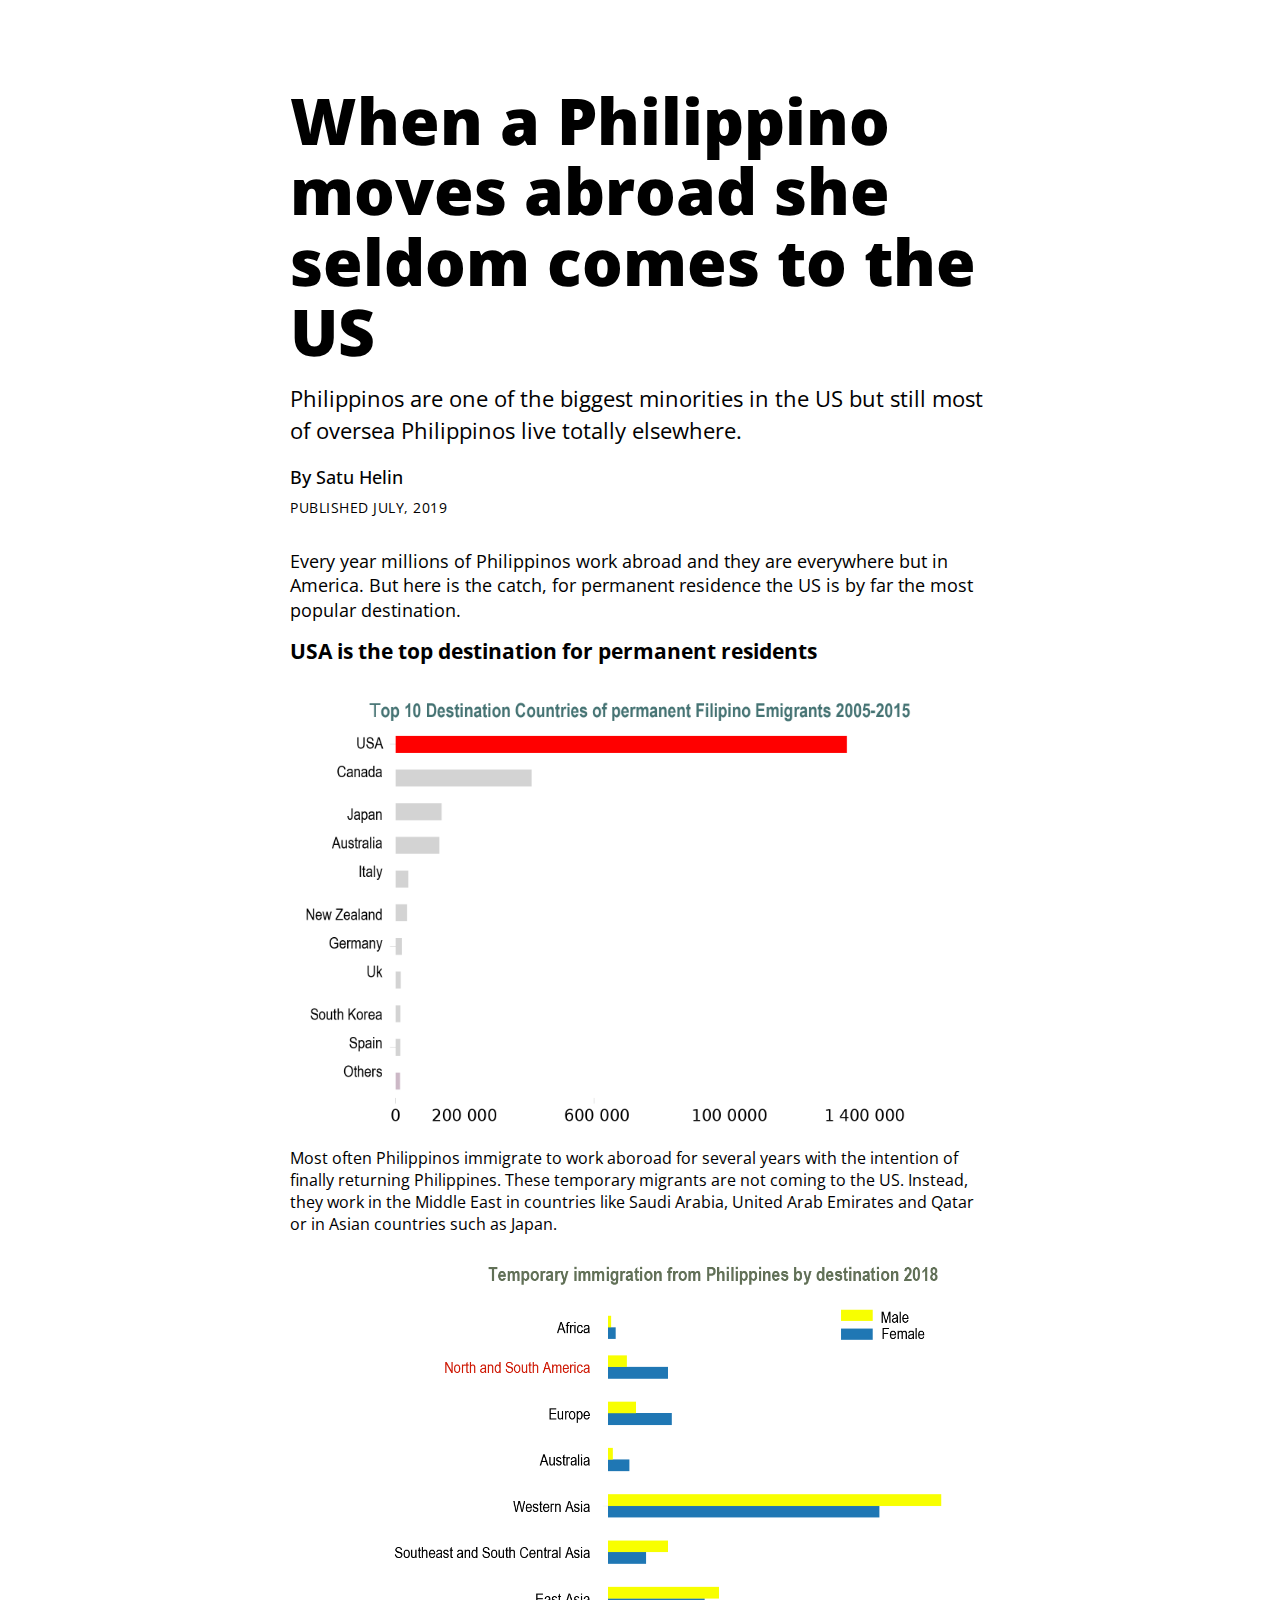
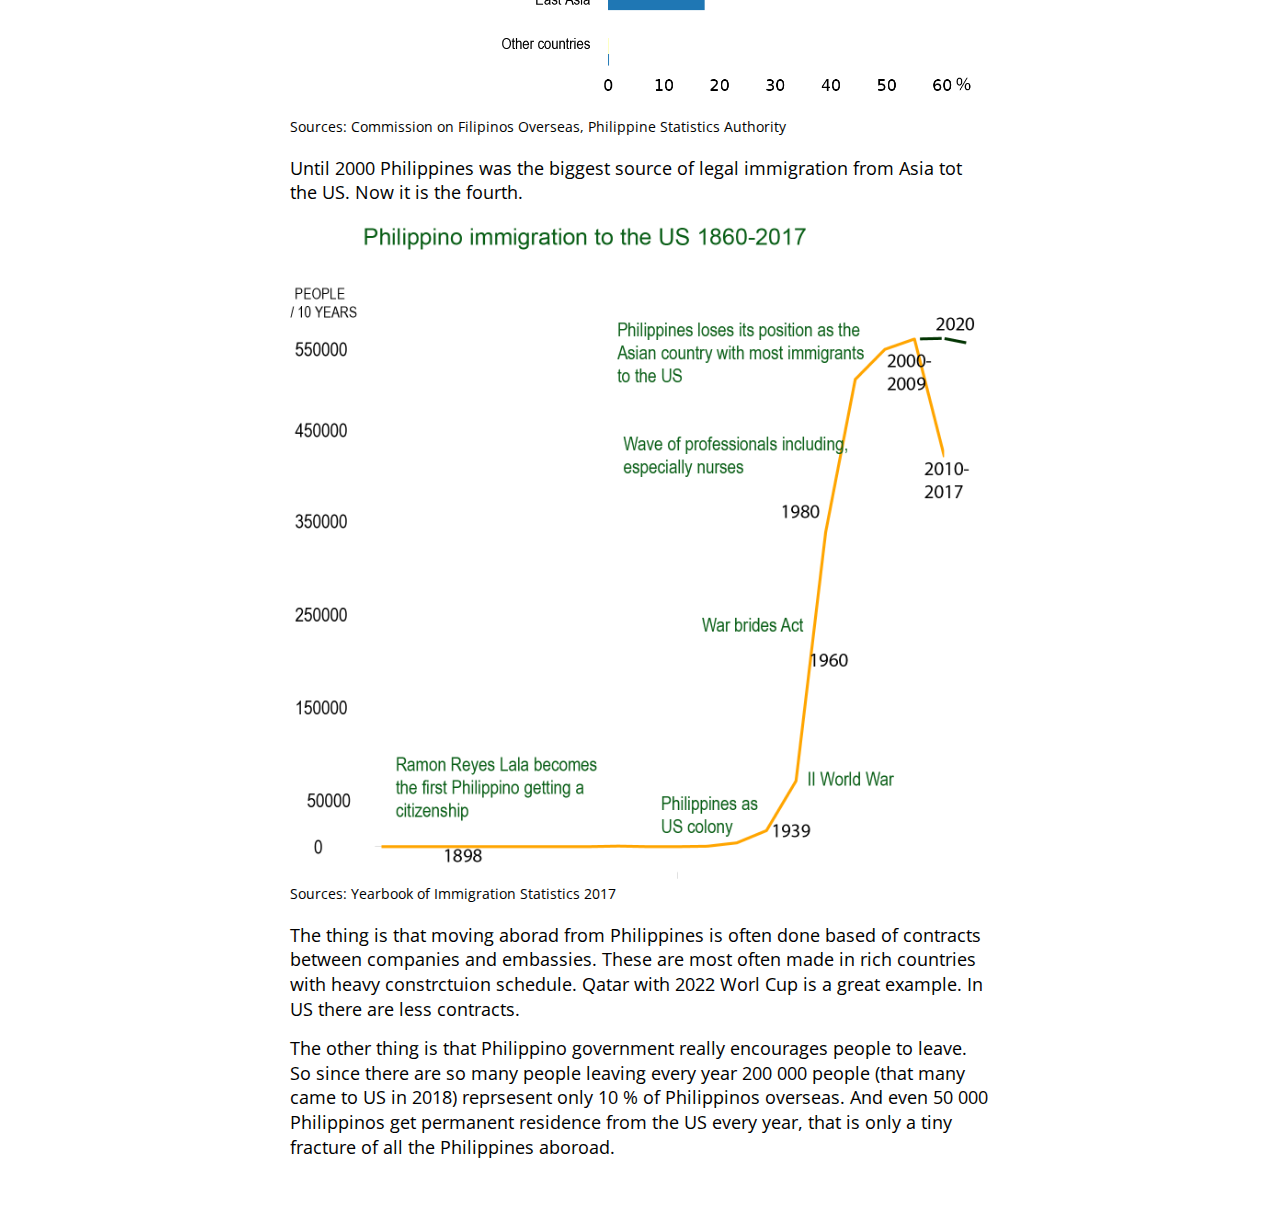
<file: week1/index.html>
<!doctype html>
<html lang="en">
  <head>
    <!-- Required meta tags -->
    <meta charset="utf-8">
    <meta name="viewport" content="width=device-width, initial-scale=1, shrink-to-fit=no">
      
    <!-- Your CSS files -->
    <link rel="stylesheet" href="styles/styles.css">
    
    <!-- google fonts: Open Sans (sans) and Lora ) -->
    <link href="https://fonts.googleapis.com/css?family=Open+Sans:300,300i,400,400i,600,600i,700,700i,800,800i&display=swap" rel="stylesheet">
    <link href="https://fonts.googleapis.com/css?family=Lora:400,400i,700&display=swap" rel="stylesheet">
      
    <title>Lede page</title>
  </head>

  <body class="light-theme"> <!-- all of the content on your html page goes inside the body -->

    <div class="header">
      <h1 class="headline">When a Philippino moves abroad she seldom comes to the US</h1>
      <h2 class="subhead">Philippinos are one of the biggest minorities in the US but still most of oversea Philippinos live totally elsewhere.</h2>
      <p class="byline">By Satu Helin</p>
      <p class="date">Published July, 2019</p>
    </div>

    <div class="story-body">
      <p class="body-text">Every year millions of Philippinos work abroad and they are everywhere but in America. But here is the catch, for permanent residence the US is by far the most popular destination.</p>
      <p class="body-text"></p>
      <p class="body-text"></p>
    

    <div class="chart-section">
      <p class="chart-title">USA is the top destination for permanent residents </p>
    
    <div class="chart-row">
        <div class="chart">
          <img src="images/permanent1.png"/>
        </div>
      </div>
      Most often Philippinos immigrate to work aboroad for several years with the intention of finally returning Philippines. These temporary migrants are not coming to the US.  Instead, they work in the Middle East in countries like Saudi Arabia, United Arab Emirates and Qatar or in Asian countries such as Japan.
        <div class="chart-row">
        <div class="chart">
          <img src="images/yritys2.png"/>
        </div>
      </div>
      <p class="chart-source">Sources: Commission on Filipinos Overseas, Philippine Statistics Authority</p>
    </div>
    

    
      <p class="body-text"> Until 2000 Philippines was the biggest source of legal immigration from Asia tot the US. Now  it is the fourth.</p>
      

      <div class="chart-section">
        <p class="chart-title"></p>
        <p class="chart-subhead"></p>
        <div class="chart-row">
          <div class="chart">
            <img src="images/philippinos9.png"/>
          </div>
        </div>
        <p class="chart-source">Sources: Yearbook of Immigration Statistics 2017</p>
      </div>

      <div class="story-body">
          <p class="body-text">The thing is that moving aborad from Philippines is often done based of contracts between companies and embassies. These are most often made in rich countries with heavy constrctuion schedule. Qatar with 2022 Worl Cup is a great example. In US there are less contracts. </p>
          <p class="body-text">The other thing is that Philippino government really encourages people to leave. So since there are so many people leaving every year 200 000 people (that many came to US in 2018) reprsesent only 10 % of Philippinos overseas. And even 50 000 Philippinos get permanent residence from the US every year, that is only a tiny fracture of all the Philippines aboroad.</p>
    
      
    </div>



  </body>

</html>
</file>
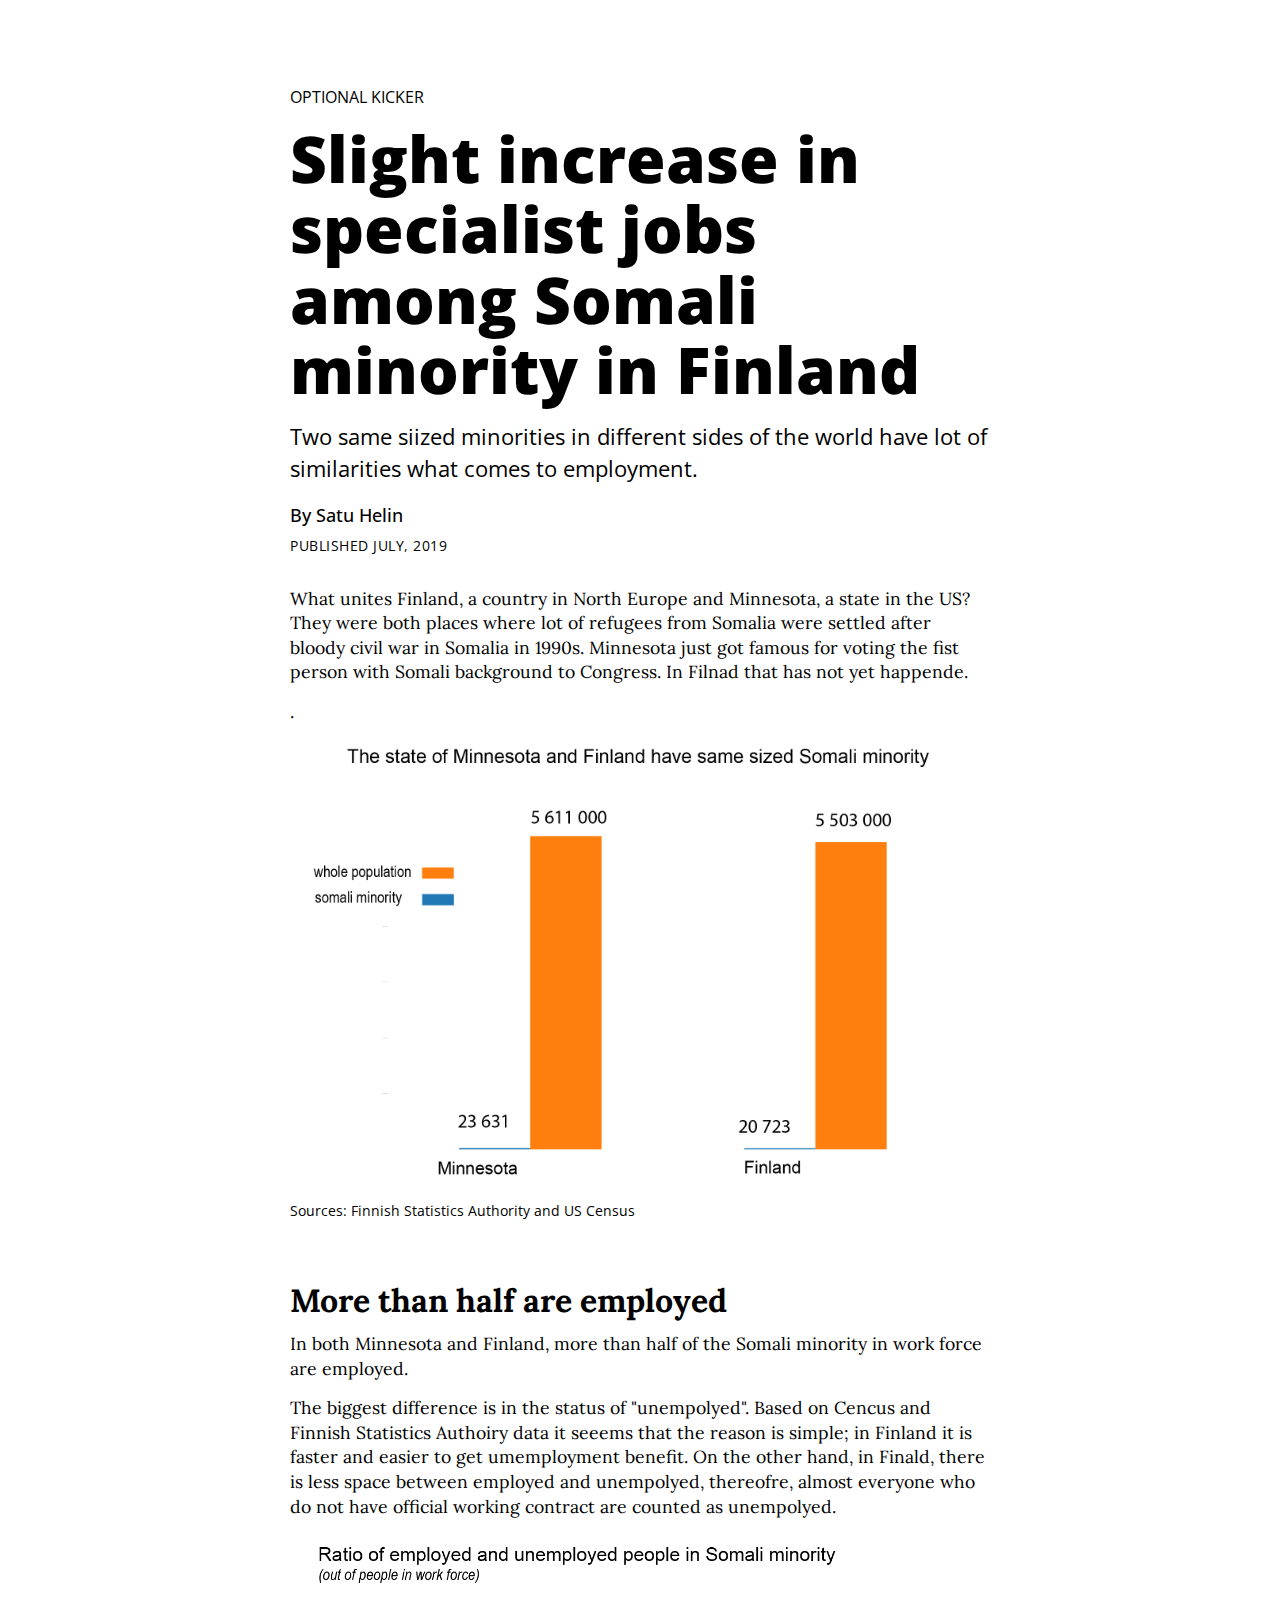
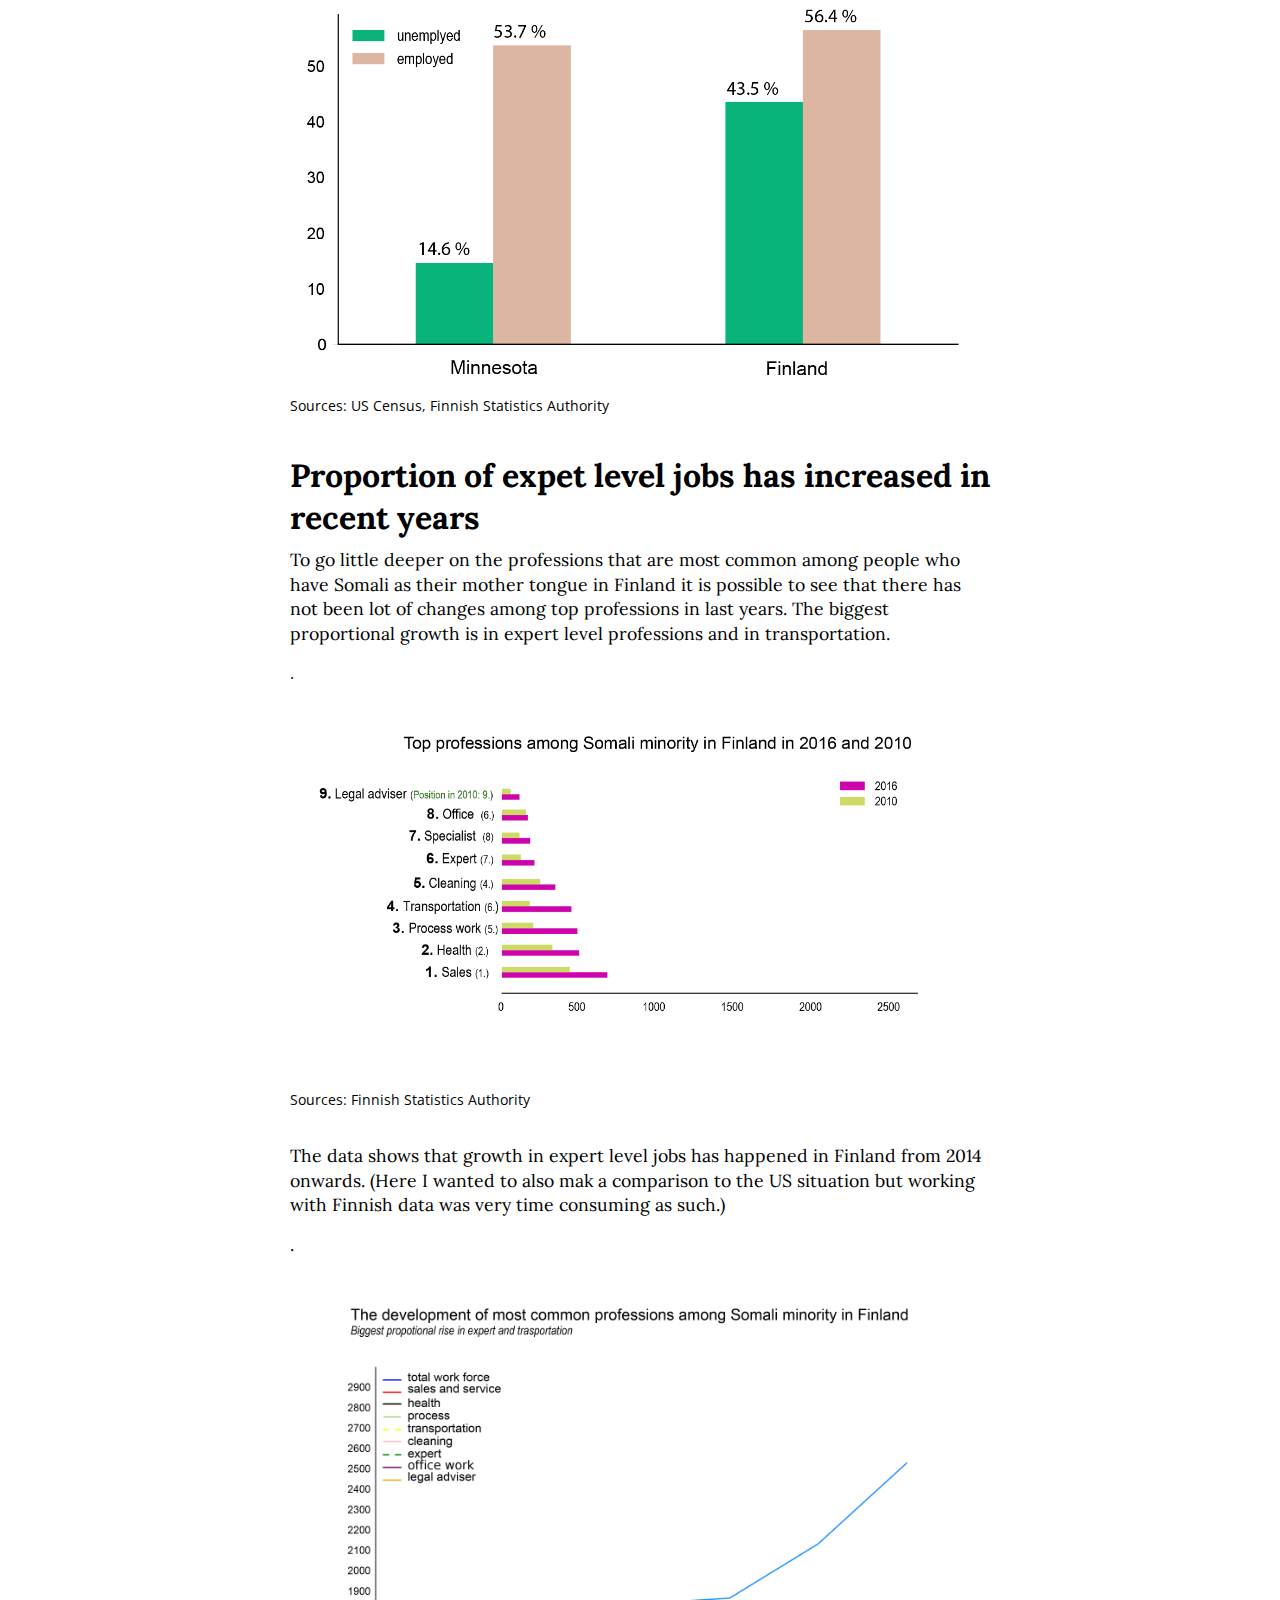
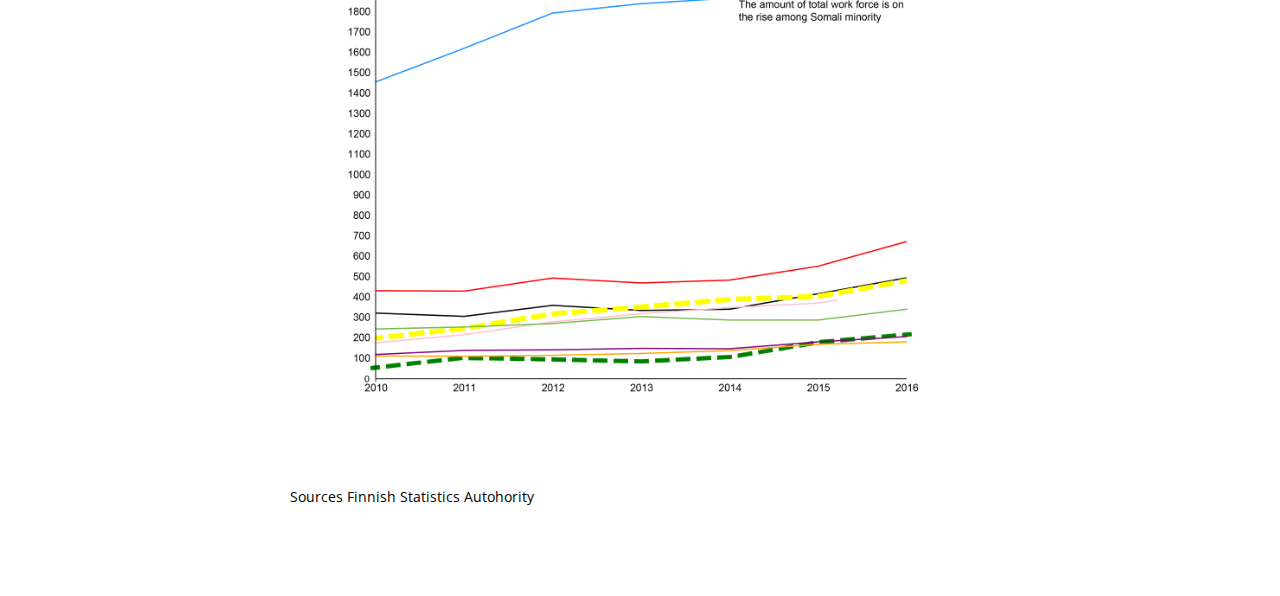
<file: week2/index.html>
<!doctype html>
<html lang="en">
  <head>
    <!-- Required meta tags -->
    <meta charset="utf-8">
    <meta name="viewport" content="width=device-width, initial-scale=1, shrink-to-fit=no">
      
    <!-- Your CSS files -->
    <link rel="stylesheet" href="styles/styles.css">
    
    <!-- google fonts: Open Sans (sans-serif) and Lora (serif) -->
    <link href="https://fonts.googleapis.com/css?family=Open+Sans:300,300i,400,400i,600,600i,700,700i,800,800i&display=swap" rel="stylesheet">
    <link href="https://fonts.googleapis.com/css?family=Lora:400,400i,700&display=swap" rel="stylesheet">
      
    <title>Lede page</title>
  </head>

  <body class="light-theme"> <!-- all of the content on your html page goes inside the body -->

    <div class="header">
      <p class="kicker">Optional kicker</p>
      <h1 class="headline">Slight increase in specialist jobs among Somali minority in Finland</h1>
      <h2 class="subhead">Two same siized minorities in different sides of the world have lot of similarities what comes to employment.</h2>
      <p class="byline">By Satu Helin</p>
      <p class="date">Published July, 2019</p>
    </div>

    <div class="story-body">
      <p class="body-text serif">What unites Finland, a country in North Europe and Minnesota, a state in the US? They were both places where lot of refugees from Somalia were settled after bloody civil war in Somalia in 1990s. Minnesota just got famous for voting the fist person with Somali background to Congress. In Filnad that has not yet happende.</p>
      <p class="body-text serif">.</p>
      <p class="body-text serif"></p>

      <div class="chart-section">
          <p class="chart-subhead"></p>
        <div class="chart-row">
          <div class="chart">
            <img src="images/vertailu.png"/>
          </div>
        </div>
        <p class="chart-source">Sources: Finnish Statistics Authority and US Census</p>
      </div>

      <div class="story-body"> 

      <h3 class="section-head serif">More than half are employed</h3>
      <p class="body-text serif">In both Minnesota and Finland, more than half of the Somali minority in work force are employed. </p>
      <p class="body-text serif">The biggest difference is in the status of "unempolyed". Based on Cencus and Finnish Statistics Authoiry data it seeems that the reason is simple; in Finland it is faster and easier to get umemployment benefit. On the other hand, in Finald, there is less space between employed and unempolyed, thereofre, almost everyone who do not have official working contract are counted as unempolyed. </p>

      <div class="chart-section">
        <p class="chart-subhead"></p>
        <div class="chart-row">
          <div class="chart">
            <img src="images/Artboard 1työttömyys.png"/>
          </div>
        </div>
      <p class="chart-source">Sources: US Census, Finnish Statistics Authority</p>

        <div class="story-body">
        <h3 class="section-head serif">Proportion of expet level jobs has increased in recent years</h3>
        <p class="body-text serif">To go little deeper on the professions that are most common among people who have Somali as their mother tongue in Finland it is possible to see that there has not been lot of changes among top professions in last years. The biggest proportional growth is in expert level professions and in transportation.  </p>

        <div class="chart-section">
      
             <p class="chart-subhead">.</p>
             <div class="chart-row">
              <div class="chart">
             <img src="images/Artboard 1vtyöpaikka7.png" width="300%"/>
            </div>
           </div>

         <p class="chart-source">Sources: Finnish Statistics Authority</p>
      </div>

      <p class="body-text serif"></p>
    </div>

    <div class="story-body">
    
  
      <p class="body-text serif">The data shows that growth in expert level jobs has happened in Finland from 2014 onwards. (Here I wanted to also mak a comparison to the US situation but working with Finnish data was very time consuming as such.)</p>
      <p class="body-text serif"></p>
      <p class="body-text serif">.</p>
    </div>


    <div class="chart-section">
      <p class="chart-title"></p>

      <div class="chart-row">
        <div class="chart">
          <img src="images/Artboard 1viivat5.png">
        </div>
        </div>

     <p class="chart-source">Sources Finnish Statistics Autohority</p>
    </div>
    </div>
  </body>
</html>
</file>
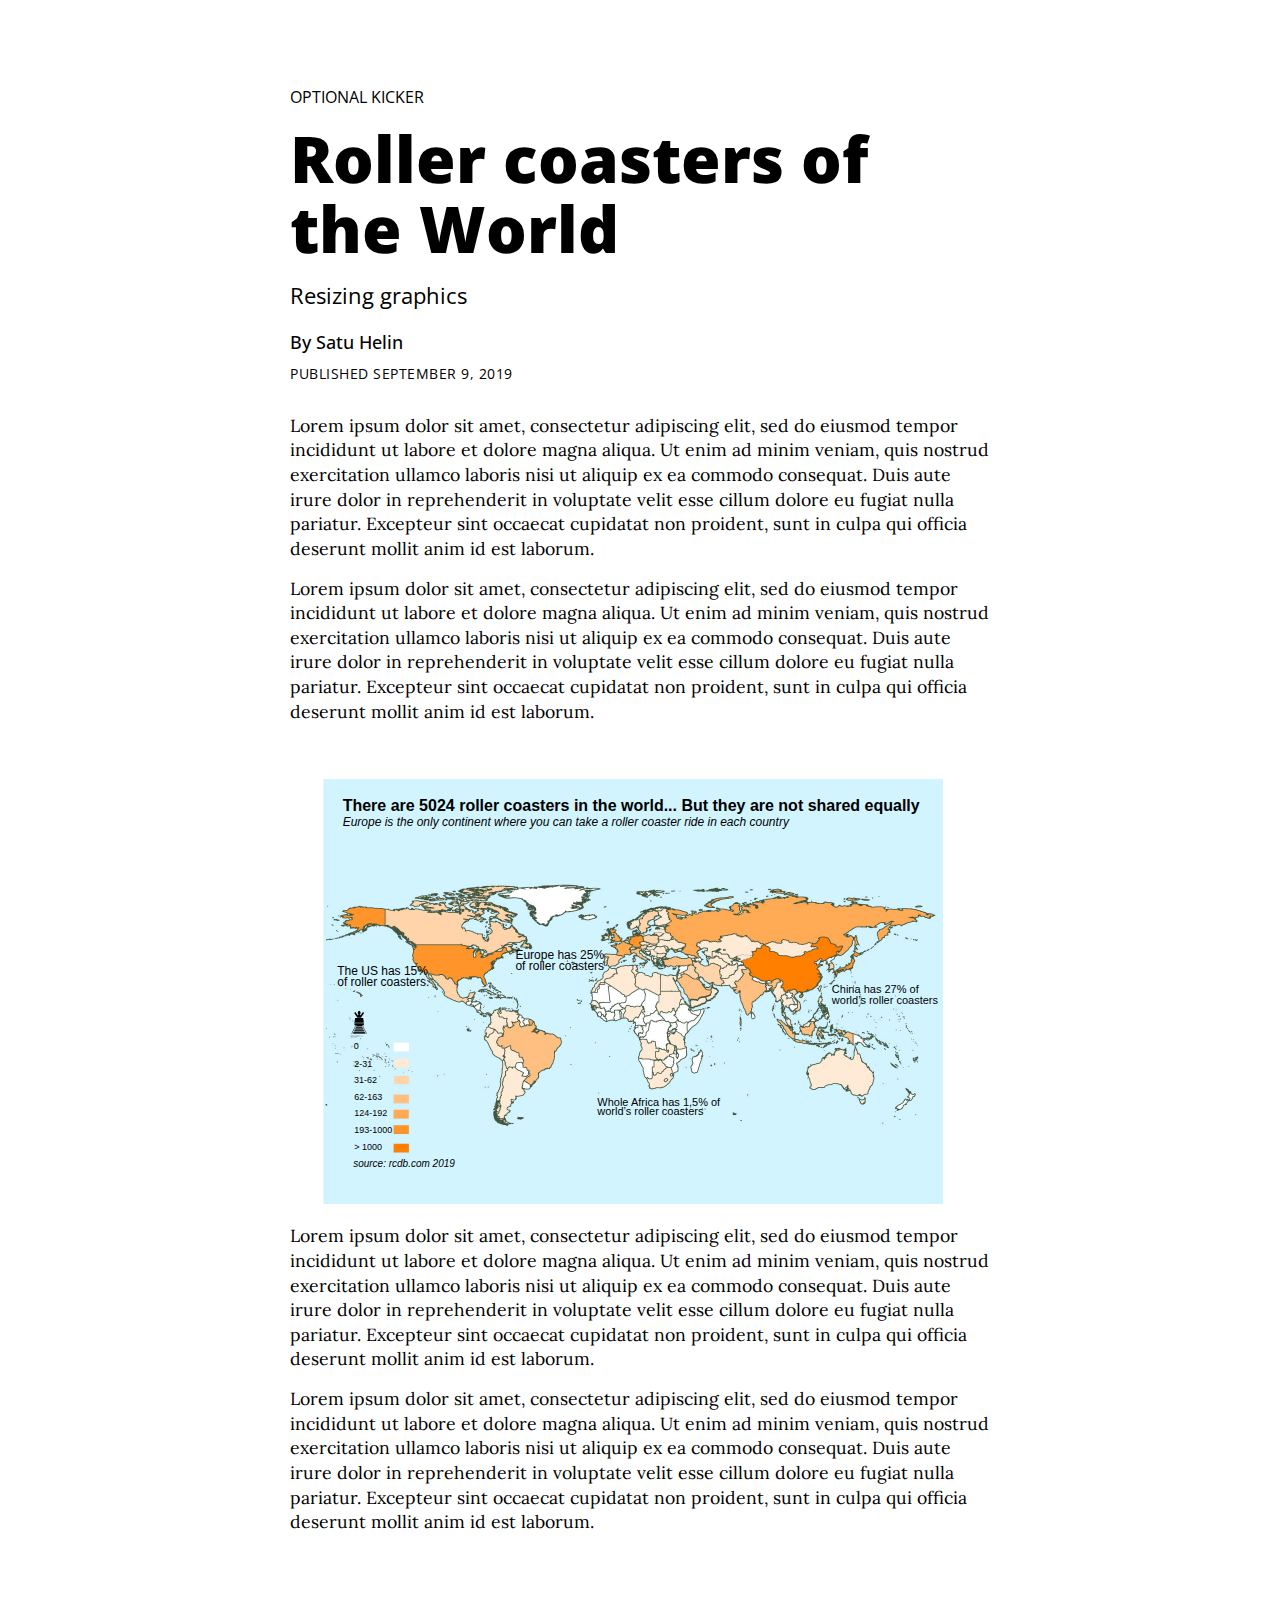
<file: story1/template.html>
<!doctype html>
<html lang="en">
  <head>
    <!-- Required meta tags -->
    <meta charset="utf-8">
    <meta name="viewport" content="width=device-width, initial-scale=1, shrink-to-fit=no">
      
    <style>
        body {
            margin:auto;
            padding:50px 10px;
            font-family: 'Open Sans', sans-serif;
        }

        .serif {
            font-family: 'Lora', serif;
        }
        .sans-serif {
            font-family: 'Open Sans', sans-serif;
        }

        /* choose a light or dark theme to add to the body tag. */
        .dark-theme {
            background-color: #151515;
            color: #fbfbfb;
        }
        .light-theme {
            background-color: white;
            color: black;
        }

        .header {
            padding-top:20px;
            padding-bottom:20px;
        }

        .story-body, .header, .chart-section, .footer {
            margin:auto;
            max-width: 700px;
        }

        .footer {
            padding-top:20px;
            padding-bottom:20px;
        }

        .chart-section.wide{
            width:100%;
            max-width:1200px;
        }

        .chart-section.wide p.chart-title {
            width:100%;
            max-width:700px;
            margin-left:auto;
            margin-right:auto;
        }
        .chart-section.wide p.chart-subhead {
            width:100%;
            max-width:700px;
            margin-left:auto;
            margin-right:auto;
        }


        /* text styles */

        p.kicker {
            font-size:1rem;
            text-transform:uppercase;
        }

        .text-center {
            text-align:center;
        }

        h1.headline {
            font-size: 4rem;
            line-height: 1.1;
            margin-bottom: 0.25rem;
            margin-top: 1rem;
            font-weight: 800;
        }

        h2.subhead {
            font-size: 1.4rem;
            line-height: 2rem;
            margin-bottom:0;
            margin-top: 15px;
            font-weight: 400;
        }

        p.body-text {
            font-size: 1.1rem;
            line-height: 1.4;
            margin-top:0;
            margin-bottom:15px;
        }

        h3.section-head {
            font-size:2rem;
            margin:40px 0 10px 0;
            font-weight:700;
            line-height:1.3;
        }

        .byline {
            font-size: 1.1rem;
            line-height: 0.75;
            margin-top: 1.5rem;
            font-weight: 500;
        }

        .date {
            font-size: 0.85rem;
            line-height: 1;
            margin-top: 10px;
            font-weight:400;
            text-transform:uppercase;
            letter-spacing:0.5px;
        }


        p.note {
            font-size:0.85rem;
        }

        /* chart styles */

        .chart-section {
            width:100%;
            max-width:1200px;
            padding:20px 0px;
        }

        .story-body .chart-section {
            padding-top:0px;
        }


        .chart-row {
            display:flex;
            justify-content: space-between;
            margin-top:20px;
        }

        p.chart-title {
            font-size:1.3rem;
            font-weight:700;
            max-width:700px;
            margin:0px auto 5px auto;
        }
        p.chart-subhead {
            margin:0 auto;
            max-width:700px;
            font-size:1rem;
            margin-bottom:15px;
        }

        p.chart-label {
            margin:0 0 5px 0;
            font-size:0.85rem;
            text-transform:uppercase;
            font-weight:600;
        }

        .chart-row .chart {
            width:100%;
            padding-right:15px;
            min-width:calc(25% - 15px);

        }



        p.chart-source {
            font-size:0.85rem;
            margin:0;
        }





        /* photos */

        .photo-section {
            padding:30px 0px;
            width:100%;
            margin:auto;
            display:flex;
            max-width:1200px;
        }

        .photo {
            width:100%;
            padding-right:15px;
        }
        .photo img {
            width:100%;	
        }

        p.caption {
            font-size:0.9rem;
            margin:0;
        }



        /* mobile */

        @media (max-width:700px) {

            .chart-row {
                display:block;
            }

            .chart-row .chart {
                padding:0;
            }

            .photo-section {
                display:block;
            }
            .photo {
                padding:0;
            }

        }

        #g-templates-laptop, #g-templates-medium, #g-templates-mobile {
            display: none;
        }

        @media (max-width: 490px) {
            #g-templates-mobile {
                display: block;
            }
        }

        @media (min-width: 490px) and (max-width: 620px) {
            #g-templates-laptop {
                display: block;
            }
        }

        @media (min-width: 620px)  {
            #g-templates-medium {
                display: block;
            }
        }

    </style>
    
    <!-- google fonts: Open Sans (sans-serif) and Lora (serif) -->
    <link href="https://fonts.googleapis.com/css?family=Open+Sans:300,300i,400,400i,600,600i,700,700i,800,800i&display=swap" rel="stylesheet">
    <link href="https://fonts.googleapis.com/css?family=Lora:400,400i,700&display=swap" rel="stylesheet">
      
    <title>This is your title</title>
  </head>

  <body class="light-theme"> <!-- all of the content on your html page goes inside the body -->

    <div class="header">
      <p class="kicker">Optional kicker</p>
      <h1 class="headline">Roller coasters of the World</h1>
      <h2 class="subhead">Resizing graphics</h2>
      <p class="byline">By Satu Helin</p>
      <p class="date">Published September 9, 2019</p>
    </div>

    <div class="story-body">
      <p class="body-text serif">Lorem ipsum dolor sit amet, consectetur adipiscing elit, sed do eiusmod tempor incididunt ut labore et dolore magna aliqua. Ut enim ad minim veniam, quis nostrud exercitation ullamco laboris nisi ut aliquip ex ea commodo consequat. Duis aute irure dolor in reprehenderit in voluptate velit esse cillum dolore eu fugiat nulla pariatur. Excepteur sint occaecat cupidatat non proident, sunt in culpa qui officia deserunt mollit anim id est laborum.</p>
      <p class="body-text serif">Lorem ipsum dolor sit amet, consectetur adipiscing elit, sed do eiusmod tempor incididunt ut labore et dolore magna aliqua. Ut enim ad minim veniam, quis nostrud exercitation ullamco laboris nisi ut aliquip ex ea commodo consequat. Duis aute irure dolor in reprehenderit in voluptate velit esse cillum dolore eu fugiat nulla pariatur. Excepteur sint occaecat cupidatat non proident, sunt in culpa qui officia deserunt mollit anim id est laborum.</p>
    </div>

    <div class="chart-section">
        <div class="chart-row">
          <div class="chart">




            <!--- PASTE YOUR AI2HTML AFTER THIS LINE -->


<!-- Generated by ai2html v0.89.0 - 2019-09-08 15:21 -->
<!-- ai file: templates2.ai -->

<script type="text/javascript">
    (function() {
        // only want one resizer on the page
        if (document.documentElement.className.indexOf("g-resizer-v3-init") > -1) return;
        document.documentElement.className += " g-resizer-v3-init";
        // require IE9+
        if (!("querySelector" in document)) return;
        function resizer() {
            var elements = Array.prototype.slice.call(document.querySelectorAll(".g-artboard[data-min-width]")),
                widthById = {};
            elements.forEach(function(el) {
                var parent = el.parentNode,
                    width = widthById[parent.id] || parent.getBoundingClientRect().width,
                    minwidth = el.getAttribute("data-min-width"),
                    maxwidth = el.getAttribute("data-max-width");
                widthById[parent.id] = width;
                if (+minwidth <= width && (+maxwidth >= width || maxwidth === null)) {
                    el.style.display = "block";
                } else {
                    el.style.display = "none";
                }
            });
            try {
                if (window.parent && window.parent.$) {
                    window.parent.$("body").trigger("resizedcontent", [window]);
                }
                if (window.require) {
                    require(['foundation/main'], function() {
                        require(['shared/interactive/instances/app-communicator'], function(AppCommunicator) {
                            AppCommunicator.triggerResize();
                        });
                    });
                }
            } catch(e) { console.log(e); }
        }
        document.addEventListener('DOMContentLoaded', resizer);
        // feel free to replace throttle with _.throttle, if available
        window.addEventListener('resize', throttle(resizer, 200));        
        function throttle(func, wait) {
            // from underscore.js
            var _now = Date.now || function() { return new Date().getTime(); },
                context, args, result, timeout = null, previous = 0;
            var later = function() {
                previous = _now();
                timeout = null;
                result = func.apply(context, args);
                if (!timeout) context = args = null;
            };
            return function() {
                var now = _now(), remaining = wait - (now - previous);
                context = this;
                args = arguments;
                if (remaining <= 0 || remaining > wait) {
                    if (timeout) {
                        clearTimeout(timeout);
                        timeout = null;
                    }
                    previous = now;
                    result = func.apply(context, args);
                    if (!timeout) context = args = null;
                } else if (!timeout && options.trailing !== false) {
                    timeout = setTimeout(later, remaining);
                }
                return result;
            };
        }
       
    })();
</script>

<style type='text/css' media='screen,print'>
	#g-templates2-box .g-artboard {
		margin:0 auto;
	}
	#g-templates2-box p {
		margin:0;
	}
	.g-aiAbs {
		position:absolute;
	}
	.g-aiImg {
		display:block;
		width:100% !important;
	}
	.g-aiSymbol {
		position: absolute;
		box-sizing: border-box;
	}
	.g-aiPointText p { white-space: nowrap; }
	#g-templates2-medium {
		position:relative;
		overflow:hidden;
	}
	#g-templates2-medium p {
		font-family:arial,helvetica,sans-serif;
		font-size:11px;
		line-height:14px;
		height:auto;
		filter:alpha(opacity=100);
		-ms-filter:progid:DXImageTransform.Microsoft.Alpha(Opacity=100);
		opacity:1;
		letter-spacing:0em;
		text-align:left;
		color:rgb(0,0,0);
		text-transform:none;
		padding-bottom:0;
		padding-top:0;
		mix-blend-mode:normal;
		font-style:normal;
		position:static;
	}
	#g-templates2-medium .g-pstyle0 {
		font-weight:bold;
		font-size:16px;
		line-height:19px;
		height:19px;
	}
	#g-templates2-medium .g-pstyle1 {
		font-style:italic;
		font-size:12px;
		height:14px;
	}
	#g-templates2-medium .g-pstyle2 {
		font-size:12px;
		height:14px;
	}
	#g-templates2-medium .g-pstyle3 {
		height:14px;
	}
	#g-templates2-medium .g-pstyle4 {
		font-size:9px;
		line-height:10px;
		height:10px;
	}
	#g-templates2-medium .g-pstyle5 {
		font-style:italic;
		font-size:10px;
		line-height:12px;
		height:12px;
	}
	#g-templates2-laptop {
		position:relative;
		overflow:hidden;
	}
	#g-templates2-laptop p {
		font-family:arial,helvetica,sans-serif;
		font-size:11px;
		line-height:13px;
		height:auto;
		filter:alpha(opacity=100);
		-ms-filter:progid:DXImageTransform.Microsoft.Alpha(Opacity=100);
		opacity:1;
		letter-spacing:0em;
		text-align:left;
		color:rgb(0,0,0);
		text-transform:none;
		padding-bottom:0;
		padding-top:0;
		mix-blend-mode:normal;
		font-style:normal;
		position:static;
	}
	#g-templates2-laptop .g-pstyle0 {
		font-weight:bold;
		font-size:16px;
		line-height:19px;
		height:19px;
	}
	#g-templates2-laptop .g-pstyle1 {
		font-style:italic;
		font-size:12px;
		line-height:15px;
		height:15px;
	}
	#g-templates2-laptop .g-pstyle2 {
		height:13px;
	}
	#g-templates2-laptop .g-pstyle3 {
		font-size:10px;
		line-height:12px;
		height:12px;
	}
	#g-templates2-laptop .g-pstyle4 {
		font-size:8px;
		line-height:10px;
		height:10px;
	}
	#g-templates2-mobile {
		position:relative;
		overflow:hidden;
	}
	#g-templates2-mobile p {
		font-family:arial,helvetica,sans-serif;
		font-weight:bold;
		font-size:10px;
		line-height:12px;
		height:auto;
		filter:alpha(opacity=100);
		-ms-filter:progid:DXImageTransform.Microsoft.Alpha(Opacity=100);
		opacity:1;
		letter-spacing:0em;
		text-align:left;
		color:rgb(0,0,0);
		text-transform:none;
		padding-bottom:0;
		padding-top:0;
		mix-blend-mode:normal;
		font-style:normal;
		position:static;
	}
	#g-templates2-mobile .g-pstyle0 {
		font-size:16px;
		line-height:19px;
		height:19px;
	}
	#g-templates2-mobile .g-pstyle1 {
		height:12px;
	}
	#g-templates2-mobile .g-pstyle2 {
		font-size:9px;
		line-height:11px;
		height:11px;
		letter-spacing:1.452em;
	}
	#g-templates2-mobile .g-pstyle3 {
		font-style:italic;
		font-size:9px;
		line-height:11px;
		height:11px;
	}

</style>

<div id="g-templates2-box" class="ai2html">

	<!-- Artboard: medium -->
	<div id="g-templates2-medium" class="g-artboard" style="width:620px; height:425px;" data-aspect-ratio="1.459" data-min-width="620">
		<img id="g-templates2-medium-img" class="g-aiImg g-aiAbs" alt="" src="templates2-medium.jpg"/>
		<div id="g-ai0-1" class="g-terminal g-aiAbs g-aiPointText" style="top:6.6765%;margin-top:-11.4px;left:3.2479%;width:599px;">
			<p class="g-pstyle0">There are 5024 roller coasters in the world... But they are not shared equally</p>
		</div>
		<div id="g-ai0-2" class="g-terminal g-aiAbs g-aiPointText" style="top:10.3755%;margin-top:-8.1px;left:3.2479%;width:469px;">
			<p class="g-pstyle1">Europe is the only continent where you can take a roller coaster ride in each country</p>
		</div>
		<div id="g-ai0-3" class="g-terminal g-aiAbs g-aiPointText" style="top:41.6132%;margin-top:-7.9px;left:31.1123%;width:111px;">
			<p class="g-pstyle2">Europe has 25% </p>
		</div>
		<div id="g-ai0-4" class="g-terminal g-aiAbs g-aiPointText" style="top:44.2015%;margin-top:-7.9px;left:31.1123%;width:108px;">
			<p class="g-pstyle2">of roller coasters</p>
		</div>
		<div id="g-ai0-5" class="g-terminal g-aiAbs g-aiPointText" style="top:45.3779%;margin-top:-7.9px;left:2.3728%;width:110px;">
			<p class="g-pstyle2">The US has 15%</p>
		</div>
		<div id="g-ai0-6" class="g-terminal g-aiAbs g-aiPointText" style="top:47.9661%;margin-top:-7.9px;left:2.3728%;width:111px;">
			<p class="g-pstyle2">of roller coasters.</p>
		</div>
		<div id="g-ai0-7" class="g-terminal g-aiAbs g-aiPointText" style="top:49.6977%;margin-top:-8.2px;left:82.1565%;width:111px;">
			<p class="g-pstyle3">China has 27% of </p>
		</div>
		<div id="g-ai0-8" class="g-terminal g-aiAbs g-aiPointText" style="top:52.2858%;margin-top:-8.2px;left:82.1565%;width:128px;">
			<p class="g-pstyle3">world&rsquo;s roller coasters</p>
		</div>
		<div id="g-ai0-9" class="g-terminal g-aiAbs g-aiPointText" style="top:62.965%;margin-top:-5.6px;left:5.0331%;width:27px;">
			<p class="g-pstyle4">0</p>
		</div>
		<div id="g-ai0-10" class="g-terminal g-aiAbs g-aiPointText" style="top:67.2003%;margin-top:-5.6px;left:5.1277%;width:39px;">
			<p class="g-pstyle4">2-31</p>
		</div>
		<div id="g-ai0-11" class="g-terminal g-aiAbs g-aiPointText" style="top:70.965%;margin-top:-5.6px;left:5.0626%;width:44px;">
			<p class="g-pstyle4">31-62</p>
		</div>
		<div id="g-ai0-12" class="g-terminal g-aiAbs g-aiPointText" style="top:74.965%;margin-top:-5.6px;left:5.1277%;width:49px;">
			<p class="g-pstyle4">62-163</p>
		</div>
		<div id="g-ai0-13" class="g-terminal g-aiAbs g-aiPointText" style="top:76.286%;margin-top:-8.2px;left:44.3218%;width:147px;">
			<p class="g-pstyle3">Whole Africa has 1,5% of </p>
		</div>
		<div id="g-ai0-14" class="g-terminal g-aiAbs g-aiPointText" style="top:78.4036%;margin-top:-8.2px;left:44.3218%;width:128px;">
			<p class="g-pstyle3">world&rsquo;s roller coasters</p>
		</div>
		<div id="g-ai0-15" class="g-terminal g-aiAbs g-aiPointText" style="top:78.7297%;margin-top:-5.6px;left:5.1277%;width:54px;">
			<p class="g-pstyle4">124-192</p>
		</div>
		<div id="g-ai0-16" class="g-terminal g-aiAbs g-aiPointText" style="top:82.7297%;margin-top:-5.6px;left:5.1277%;width:58px;">
			<p class="g-pstyle4">193-1000</p>
		</div>
		<div id="g-ai0-17" class="g-terminal g-aiAbs g-aiPointText" style="top:86.7297%;margin-top:-5.6px;left:5.1277%;width:49px;">
			<p class="g-pstyle4">> 1000</p>
		</div>
		<div id="g-ai0-18" class="g-terminal g-aiAbs g-aiPointText" style="top:90.8031%;margin-top:-6.9px;left:4.942%;width:124px;">
			<p class="g-pstyle5">source: rcdb.com 2019</p>
		</div>
	</div>

	<!-- Artboard: laptop -->
	<div id="g-templates2-laptop" class="g-artboard" style="width:490px; height:350px;" data-aspect-ratio="1.4" data-min-width="490" data-max-width="619">
		<img id="g-templates2-laptop-img" class="g-aiImg g-aiAbs" alt="" src="templates2-laptop.png"/>
		<div id="g-ai1-1" class="g-laptop g-aiAbs g-aiPointText" style="top:8.0812%;margin-top:-11.3px;left:6.9763%;width:430px;">
			<p class="g-pstyle0">The 5024 roller coasters of the world are not shared equally</p>
		</div>
		<div id="g-ai1-2" class="g-laptop g-aiAbs g-aiPointText" style="top:12.1987%;margin-top:-8.7px;left:6.2835%;width:435px;">
			<p class="g-pstyle1">Europe is the only continent where you can take a roller coaster ride in each country</p>
		</div>
		<div id="g-ai1-3" class="g-laptop g-aiAbs g-aiPointText" style="top:43.0278%;margin-top:-7.6px;left:30.0357%;width:100px;">
			<p class="g-pstyle2">Europe has 25% </p>
		</div>
		<div id="g-ai1-4" class="g-laptop g-aiAbs g-aiPointText" style="top:45.3135%;margin-top:-7.6px;left:2.1269%;width:76px;">
			<p class="g-pstyle2">The US has</p>
		</div>
		<div id="g-ai1-5" class="g-laptop g-aiAbs g-aiPointText" style="top:45.8849%;margin-top:-7.6px;left:30.0357%;width:97px;">
			<p class="g-pstyle2">of roller coasters</p>
		</div>
		<div id="g-ai1-6" class="g-laptop g-aiAbs g-aiPointText" style="top:48.1706%;margin-top:-7.6px;left:2.1269%;width:87px;">
			<p class="g-pstyle2"> 15 % of roller </p>
		</div>
		<div id="g-ai1-7" class="g-laptop g-aiAbs g-aiPointText" style="top:50.742%;margin-top:-7.6px;left:85.0996%;width:94px;">
			<p class="g-pstyle2">China has 27 % </p>
		</div>
		<div id="g-ai1-8" class="g-laptop g-aiAbs g-aiPointText" style="top:51.0278%;margin-top:-7.6px;left:2.1269%;width:63px;">
			<p class="g-pstyle2">coasters.</p>
		</div>
		<div id="g-ai1-9" class="g-laptop g-aiAbs g-aiPointText" style="top:53.5992%;margin-top:-7.6px;left:85.0996%;width:66px;">
			<p class="g-pstyle2">of world&rsquo;s </p>
		</div>
		<div id="g-ai1-10" class="g-laptop g-aiAbs g-aiPointText" style="top:56.4563%;margin-top:-7.6px;left:85.0996%;width:83px;">
			<p class="g-pstyle2">roller coasters</p>
		</div>
		<div id="g-ai1-11" class="g-laptop g-aiAbs g-aiPointText" style="top:65.1422%;margin-top:-7px;left:4.1485%;width:27px;">
			<p class="g-pstyle3">0</p>
		</div>
		<div id="g-ai1-12" class="g-laptop g-aiAbs g-aiPointText" style="top:69.4279%;margin-top:-7px;left:3.7788%;width:40px;">
			<p class="g-pstyle3">2-31</p>
		</div>
		<div id="g-ai1-13" class="g-laptop g-aiAbs g-aiPointText" style="top:73.9993%;margin-top:-7px;left:3.7106%;width:46px;">
			<p class="g-pstyle3">31-62</p>
		</div>
		<div id="g-ai1-14" class="g-laptop g-aiAbs g-aiPointText" style="top:77.9993%;margin-top:-7px;left:3.7788%;width:51px;">
			<p class="g-pstyle3">62-163</p>
		</div>
		<div id="g-ai1-15" class="g-laptop g-aiAbs g-aiPointText" style="top:79.5992%;margin-top:-7.6px;left:44.9465%;width:134px;">
			<p class="g-pstyle2">Whole Africa has 1,5% of </p>
		</div>
		<div id="g-ai1-16" class="g-laptop g-aiAbs g-aiPointText" style="top:81.8849%;margin-top:-7.6px;left:44.9465%;width:116px;">
			<p class="g-pstyle2">world&rsquo;s roller coasters</p>
		</div>
		<div id="g-ai1-17" class="g-laptop g-aiAbs g-aiPointText" style="top:81.9993%;margin-top:-7px;left:3.7788%;width:56px;">
			<p class="g-pstyle3">124-192</p>
		</div>
		<div id="g-ai1-18" class="g-laptop g-aiAbs g-aiPointText" style="top:86.285%;margin-top:-7px;left:3.7788%;width:61px;">
			<p class="g-pstyle3">193-1000</p>
		</div>
		<div id="g-ai1-19" class="g-laptop g-aiAbs g-aiPointText" style="top:90.8564%;margin-top:-7px;left:3.7788%;width:51px;">
			<p class="g-pstyle3">> 1000</p>
		</div>
		<div id="g-ai1-20" class="g-laptop g-aiAbs g-aiPointText" style="top:96.8022%;margin-top:-5.8px;left:3.8926%;width:97px;">
			<p class="g-pstyle4">source: rcdb.com 2019</p>
		</div>
	</div>

	<!-- Artboard: mobile -->
	<div id="g-templates2-mobile" class="g-artboard" style="width:375px; height:370px;" data-aspect-ratio="1.014" data-min-width="375" data-max-width="489">
		<img id="g-templates2-mobile-img" class="g-aiImg g-aiAbs" alt="" src="templates2-mobile.png"/>
		<div id="g-ai2-1" class="g-mobile g-aiAbs g-aiPointText" style="top:5.8278%;margin-top:-20.6px;left:4.3424%;width:219px;">
			<p class="g-pstyle0">Less lines? Countries with least people</p>
			<p class="g-pstyle0">per one rollercoaster</p>
		</div>
		<div id="g-ai2-2" class="g-mobile g-aiAbs g-aiPointText" style="top:19.2356%;margin-top:-7.2px;left:4.2789%;width:52px;">
			<p class="g-pstyle1">Denmark</p>
		</div>
		<div id="g-ai2-3" class="g-mobile g-aiAbs g-aiPointText" style="top:27.3438%;margin-top:-7.2px;left:4.282%;width:46px;">
			<p class="g-pstyle1">Austria</p>
		</div>
		<div id="g-ai2-4" class="g-mobile g-aiAbs g-aiPointText" style="top:35.4519%;margin-top:-7.2px;left:4.2789%;width:47px;">
			<p class="g-pstyle1">Finland</p>
		</div>
		<div id="g-ai2-5" class="g-mobile g-aiAbs g-aiPointText" style="top:43.2897%;margin-top:-7.2px;left:4.2815%;width:58px;">
			<p class="g-pstyle1">Arab Emir.</p>
		</div>
		<div id="g-ai2-6" class="g-mobile g-aiAbs g-aiPointText" style="top:51.3978%;margin-top:-7.2px;left:4.2789%;width:46px;">
			<p class="g-pstyle1">Cyprus</p>
		</div>
		<div id="g-ai2-7" class="g-mobile g-aiAbs g-aiPointText" style="top:59.5059%;margin-top:-7.2px;left:4.2789%;width:49px;">
			<p class="g-pstyle1">Sweden</p>
		</div>
		<div id="g-ai2-8" class="g-mobile g-aiAbs g-aiPointText" style="top:67.3438%;margin-top:-7.2px;left:4.2789%;width:48px;">
			<p class="g-pstyle1">Holland</p>
		</div>
		<div id="g-ai2-9" class="g-mobile g-aiAbs g-aiPointText" style="top:67.3992%;margin-top:-6.4px;left:15.7622%;width:33px;">
			<p class="g-pstyle2"> </p>
		</div>
		<div id="g-ai2-10" class="g-mobile g-aiAbs g-aiPointText" style="top:75.4519%;margin-top:-7.2px;left:4.2789%;width:49px;">
			<p class="g-pstyle1">Georgia</p>
		</div>
		<div id="g-ai2-11" class="g-mobile g-aiAbs g-aiPointText" style="top:83.56%;margin-top:-7.2px;left:4.2789%;width:50px;">
			<p class="g-pstyle1">England</p>
		</div>
		<div id="g-ai2-12" class="g-mobile g-aiAbs g-aiPointText" style="top:89.9769%;margin-top:-6.9px;left:17.6476%;width:26px;">
			<p class="g-pstyle1">0</p>
		</div>
		<div id="g-ai2-13" class="g-mobile g-aiAbs g-aiPointText" style="top:89.9769%;margin-top:-6.9px;left:35.7307%;width:48px;">
			<p class="g-pstyle1">100 000</p>
		</div>
		<div id="g-ai2-14" class="g-mobile g-aiAbs g-aiPointText" style="top:89.9769%;margin-top:-6.9px;left:56.5516%;width:48px;">
			<p class="g-pstyle1">200 000</p>
		</div>
		<div id="g-ai2-15" class="g-mobile g-aiAbs g-aiPointText" style="top:89.9769%;margin-top:-6.9px;left:77.3726%;width:48px;">
			<p class="g-pstyle1">300 000</p>
		</div>
		<div id="g-ai2-16" class="g-mobile g-aiAbs g-aiPointText" style="top:96.0476%;margin-top:-6.4px;left:3.8859%;width:88px;">
			<p class="g-pstyle3">source: rcdb.com 2019</p>
		</div>
	</div>

</div>

<!-- End ai2html - 2019-09-08 15:21 -->




        </div>
        </div>
    </div>

    <div class="story-body">
        <p class="body-text serif">Lorem ipsum dolor sit amet, consectetur adipiscing elit, sed do eiusmod tempor incididunt ut labore et dolore magna aliqua. Ut enim ad minim veniam, quis nostrud exercitation ullamco laboris nisi ut aliquip ex ea commodo consequat. Duis aute irure dolor in reprehenderit in voluptate velit esse cillum dolore eu fugiat nulla pariatur. Excepteur sint occaecat cupidatat non proident, sunt in culpa qui officia deserunt mollit anim id est laborum.</p>
        <p class="body-text serif">Lorem ipsum dolor sit amet, consectetur adipiscing elit, sed do eiusmod tempor incididunt ut labore et dolore magna aliqua. Ut enim ad minim veniam, quis nostrud exercitation ullamco laboris nisi ut aliquip ex ea commodo consequat. Duis aute irure dolor in reprehenderit in voluptate velit esse cillum dolore eu fugiat nulla pariatur. Excepteur sint occaecat cupidatat non proident, sunt in culpa qui officia deserunt mollit anim id est laborum.</p>
    </div>
      
  </body>
</html>
</file>
<file: week1/styles/styles.css>
body {
	margin:auto;
	padding:50px 10px;
    font-family: 'Open Sans', sans-serif;
}

.serif {
	font-family: 'Lora', serif;
}
.sans-serif {
	font-family: 'Open Sans', sans-serif;
}

/* choose a light or dark theme to add to the body tag. */
.dark-theme {
    background-color: #151515;
    color: #fbfbfb;
}
.light-theme {
    background-color: white;
    color: black;
}

.header {
	padding-top:20px;
	padding-bottom:20px;
}

.story-body, .header, .chart-section, .footer {
	margin:auto;
	max-width: 700px;
}

.footer {
	padding-top:20px;
	padding-bottom:20px;
}

.chart-section.wide{
	width:100%;
	max-width:1200px;
}

.chart-section.wide p.chart-title {
	width:100%;
	max-width:700px;
	margin-left:auto;
	margin-right:auto;
}
.chart-section.wide p.chart-subhead {
	width:100%;
	max-width:700px;
	margin-left:auto;
	margin-right:auto;
}


/* text styles */

p.kicker {
	font-size:1rem;
	text-transform:uppercase;
}

.text-center {
	text-align:center;
}

h1.headline {
    font-size: 4rem;
    line-height: 1.1;
    margin-bottom: 0.25rem;
    margin-top: 1rem;
    font-weight: 800;
}

h2.subhead {
    font-size: 1.4rem;
    line-height: 2rem;
    margin-bottom:0;
    margin-top: 15px;
    font-weight: 400;
}

p.body-text {
    font-size: 1.1rem;
    line-height: 1.4;
 	margin-top:0;
 	margin-bottom:15px;
}

h3.section-head {
	font-size:2rem;
	margin:40px 0 10px 0;
	font-weight:700;
	line-height:1.3;
}

.byline {
    font-size: 1.1rem;
    line-height: 0.75;
    margin-top: 1.5rem;
    font-weight: 500;
}

.date {
    font-size: 0.85rem;
    line-height: 1;
    margin-top: 10px;
    font-weight:400;
    text-transform:uppercase;
    letter-spacing:0.5px;
}


p.note {
	font-size:0.85rem;
}

/* chart styles */

.chart-section {
	width:100%;
	max-width:1200px;
	padding:20px 0px;
}

.story-body .chart-section {
	padding-top:0px;
}


.chart-row {
	display:flex;
	justify-content: space-between;
	margin-top:20px;
}

p.chart-title {
	font-size:1.3rem;
	font-weight:700;
	max-width:700px;
	margin:0px auto 5px auto;
}
p.chart-subhead {
	margin:0 auto;
	max-width:700px;
	font-size:1rem;
	margin-bottom:15px;
}

p.chart-label {
	margin:0 0 5px 0;
	font-size:0.85rem;
	text-transform:uppercase;
	font-weight:600;
}

.chart-row .chart {
	width:100%;
	padding-right:15px;
	min-width:calc(25% - 15px);

}



p.chart-source {
	font-size:0.85rem;
	margin:0;
}



.chart img {
	width:100%;
}




/* photos */

.photo-section {
	padding:30px 0px;
	width:100%;
	margin:auto;
	display:flex;
	max-width:1200px;
}

.photo {
	width:100%;
	padding-right:15px;
}
.photo img {
	width:100%;	
}

p.caption {
	font-size:0.9rem;
	margin:0;
}



/* mobile */

@media (max-width:700px) {

	.chart-row {
		display:block;
	}

	.chart-row .chart {
		padding:0;
	}

	.photo-section {
		display:block;
	}
	.photo {
		padding:0;
	}

}
</file>
<file: week2/styles/styles.css>
body {
	margin:auto;
	padding:50px 10px;
    font-family: 'Open Sans', sans-serif;
}

.serif {
	font-family: 'Lora', serif;
}
.sans-serif {
	font-family: 'Open Sans', sans-serif;
}

/* choose a light or dark theme to add to the body tag. */
.dark-theme {
    background-color: #151515;
    color: #fbfbfb;
}
.light-theme {
    background-color: white;
    color: black;
}

.header {
	padding-top:20px;
	padding-bottom:20px;
}

.story-body, .header, .chart-section, .footer {
	margin:auto;
	max-width: 700px;
}

.footer {
	padding-top:20px;
	padding-bottom:20px;
}

.chart-section.wide{
	width:100%;
	max-width:1200px;
}

.chart-section.wide p.chart-title {
	width:100%;
	max-width:700px;
	margin-left:auto;
	margin-right:auto;
}
.chart-section.wide p.chart-subhead {
	width:100%;
	max-width:700px;
	margin-left:auto;
	margin-right:auto;
}


/* text styles */

p.kicker {
	font-size:1rem;
	text-transform:uppercase;
}

.text-center {
	text-align:center;
}

h1.headline {
    font-size: 4rem;
    line-height: 1.1;
    margin-bottom: 0.25rem;
    margin-top: 1rem;
    font-weight: 800;
}

h2.subhead {
    font-size: 1.4rem;
    line-height: 2rem;
    margin-bottom:0;
    margin-top: 15px;
    font-weight: 400;
}

p.body-text {
    font-size: 1.1rem;
    line-height: 1.4;
 	margin-top:0;
 	margin-bottom:15px;
}

h3.section-head {
	font-size:2rem;
	margin:40px 0 10px 0;
	font-weight:700;
	line-height:1.3;
}

.byline {
    font-size: 1.1rem;
    line-height: 0.75;
    margin-top: 1.5rem;
    font-weight: 500;
}

.date {
    font-size: 0.85rem;
    line-height: 1;
    margin-top: 10px;
    font-weight:400;
    text-transform:uppercase;
    letter-spacing:0.5px;
}


p.note {
	font-size:0.85rem;
}

/* chart styles */

.chart-section {
	width:100%;
	max-width:1200px;
	padding:20px 0px;
}

.story-body .chart-section {
	padding-top:0px;
}


.chart-row {
	display:flex;
	justify-content: space-between;
	margin-top:0px;
}

p.chart-title {
	font-size:1.3rem;
	font-weight:700;
	max-width:700px;
	margin:0px auto 5px auto;
}
p.chart-subhead {
	margin:0 auto;
	max-width:700px;
	font-size:1rem;
	margin-bottom:15px;
}

p.chart-label {
	margin:0 0 5px 0;
	font-size:0.85rem;
	text-transform:uppercase;
	font-weight:600;
}

.chart-row .chart {
	width:100%;
	padding-right:15px;
	;

}



p.chart-source {
	font-size:0.85rem;
	margin:0;
}



.chart img {
	width:100%;
}




/* photos */

.photo-section {
	padding:30px 0px;
	width:100%;
	margin:auto;
	display:flex;
	max-width:1200px;
}

.photo {
	width:100%;
	padding-right:15px;
}
.photo img {
	width:100%;	
}

p.caption {
	font-size:0.9rem;
	margin:0;
}



/* mobile */

@media (max-width:700px) {

	.chart-row {
		display:block;
	}

	.chart-row .chart {
		padding:0;
	}

	.photo-section {
		display:block;
	}
	.photo {
		padding:0;
	}

}
</file>
